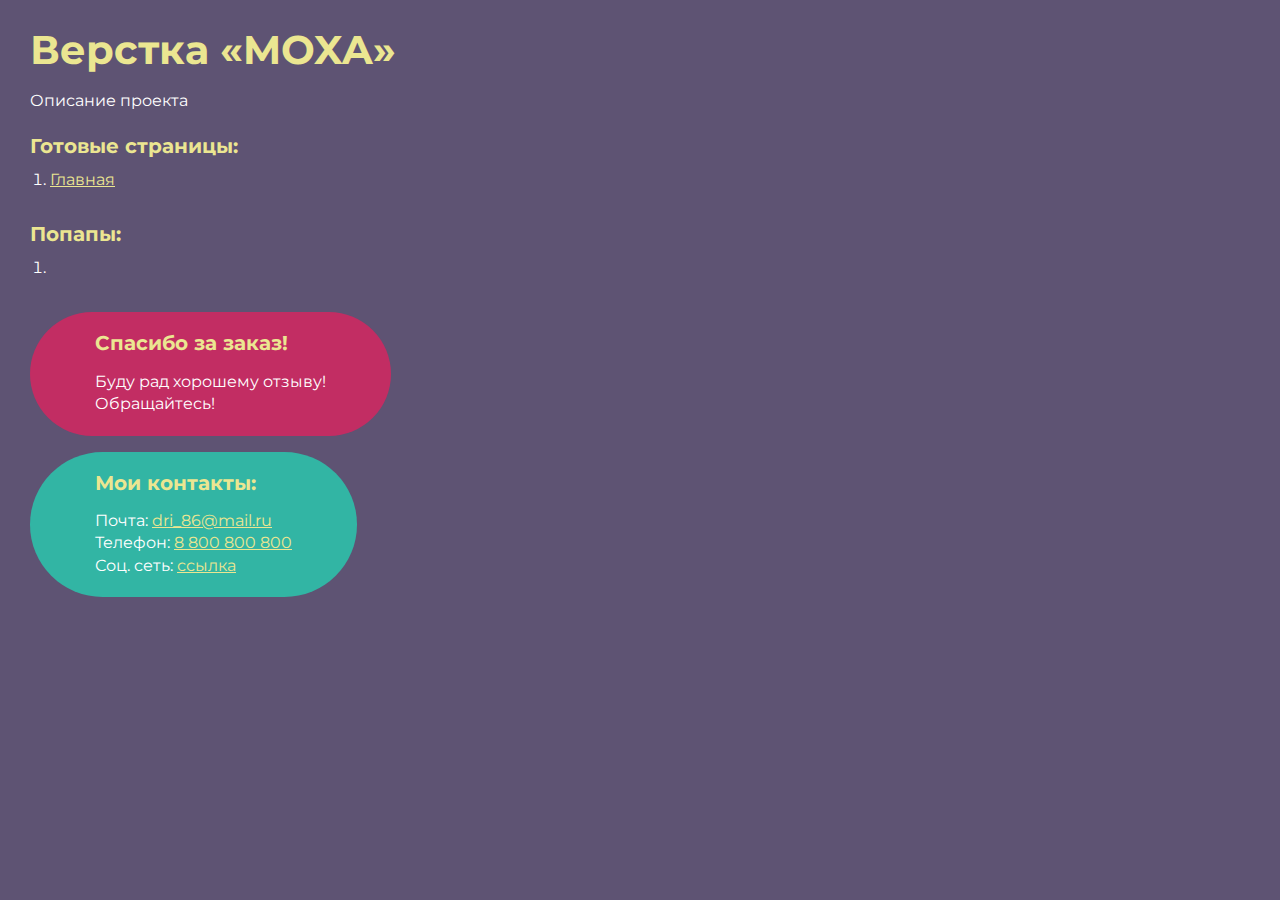
<file: index.html>
<!DOCTYPE html>
<html>
	<head>
		<meta charset="UTF-8">
		<meta name="viewport" content="width=device-width, initial-scale=1.0">
		<title>Верстка «MOXA»</title>
	</head>
	<body>
		<div class="rootpage">
			<h1>Верстка «MOXA»</h1>
			<div class="rootpage__info">
				Описание проекта
			</div>
			<h2>Готовые страницы:</h2>
			<ol class="rootpage__list">
				<li><a target="_blank" href="home.html">Главная</a></li>
			</ol>
			<h2>Попапы:</h2>
			<ol class="rootpage__list">
				<li><a target="_blank" href="home.html#"></a></li>
			</ol>
			<div class="rootpage__tnx">
				<h2>Спасибо за заказ!</h2>
				<p>Буду рад хорошему отзыву!</p>
				<p>Обращайтесь!</p>
			</div>
			<div class="rootpage__contacts">
				<h2>Мои контакты:</h2>
				<p>Почта: <a href="mailto:dri_86@mail.ru">dri_86@mail.ru</a></p>
				<p>Телефон: <a href="tel:8800800800">8 800 800 800</a></p>
				<p>Соц. сеть: <a href="">ссылка</a></p>
			</div>
		</div>
	</body>
<style>
	@charset "UTF-8";
	@import url("https://fonts.googleapis.com/css?family=Montserrat:regular,700&display=swap");

	*,
	*::before,
	*::after {
		padding: 0px;
		margin: 0px;
		border: 0px;
		box-sizing: border-box;
	}

	html,
	body {
		height: 100%;
		margin: 0;
		padding: 0;
		min-width: 320px;
		width: 100%;
		color: #fff;
		background-color: #5e5373;
	}

	body {
		font-family: Montserrat;
		font-size: 100%;
		line-height: 1;
		font-size: 1rem;
	}

	a {
		text-decoration: underline;
		color: #ebe691
	}

	a:visited {
		text-decoration: underline;
		color: #aaa768;
	}

	a:hover {
		text-decoration: none;
	}

	ul li {
		list-style: none;
	}

	img {
		vertical-align: top;
	}

	.wrapper {
		width: 100%;
		min-height: 100%;
		overflow: hidden;
	}

	.rootpage {
		padding: 30px;
		display: flex;
		flex-direction: column;
		align-items: flex-start;
	}

	@media (max-width: 767px) {
		.rootpage {
			padding: 30px 15px;
		}
	}

	h1 {
		color: #ebe691;
		font-size: 2.5rem;
		margin: 0px 0px 1.25rem 0px;
	}

	@media (max-width: 767px) {
		h1 {
			font-size: 1.85rem;
			margin: 0px 0px 1.25rem 0px;
		}
	}

	h2 {
		color: #ebe691;
		font-size: 1.25rem;
		margin: 0px 0px 1rem 0px;
	}

	@media (max-width: 767px) {
		h2 {
			font-size: 1.125rem;
			margin: 0px 0px 1rem 0px;
		}
	}

	.rootpage__info {
		line-height: 140%;
		margin: 0px 0px 1.5rem 0px;
	}

	.rootpage__list {
		margin: 0px 0px 2.25rem 1.25rem;
	}

	.rootpage__list li:not(:last-child) {
		margin: 0px 0px 15px 0px;
	}

	.rootpage__contacts,
	.rootpage__tnx {
		border-radius: 200px;
		padding: 20px 65px;
		line-height: 140%;
	}

	@media (max-width: 767px) {

		.rootpage__contacts,
		.rootpage__tnx {
			border-radius: 40px;
			padding: 20px;
		}
	}

	.rootpage__contacts {
		background: #32b5a4;

	}

	.rootpage__contacts a {
		color: #ebe691;
	}

	.rootpage__tnx {
		background: #c22d63;
		margin: 0px 0px 1rem 0px;
	}
</style>

</html>
</file>
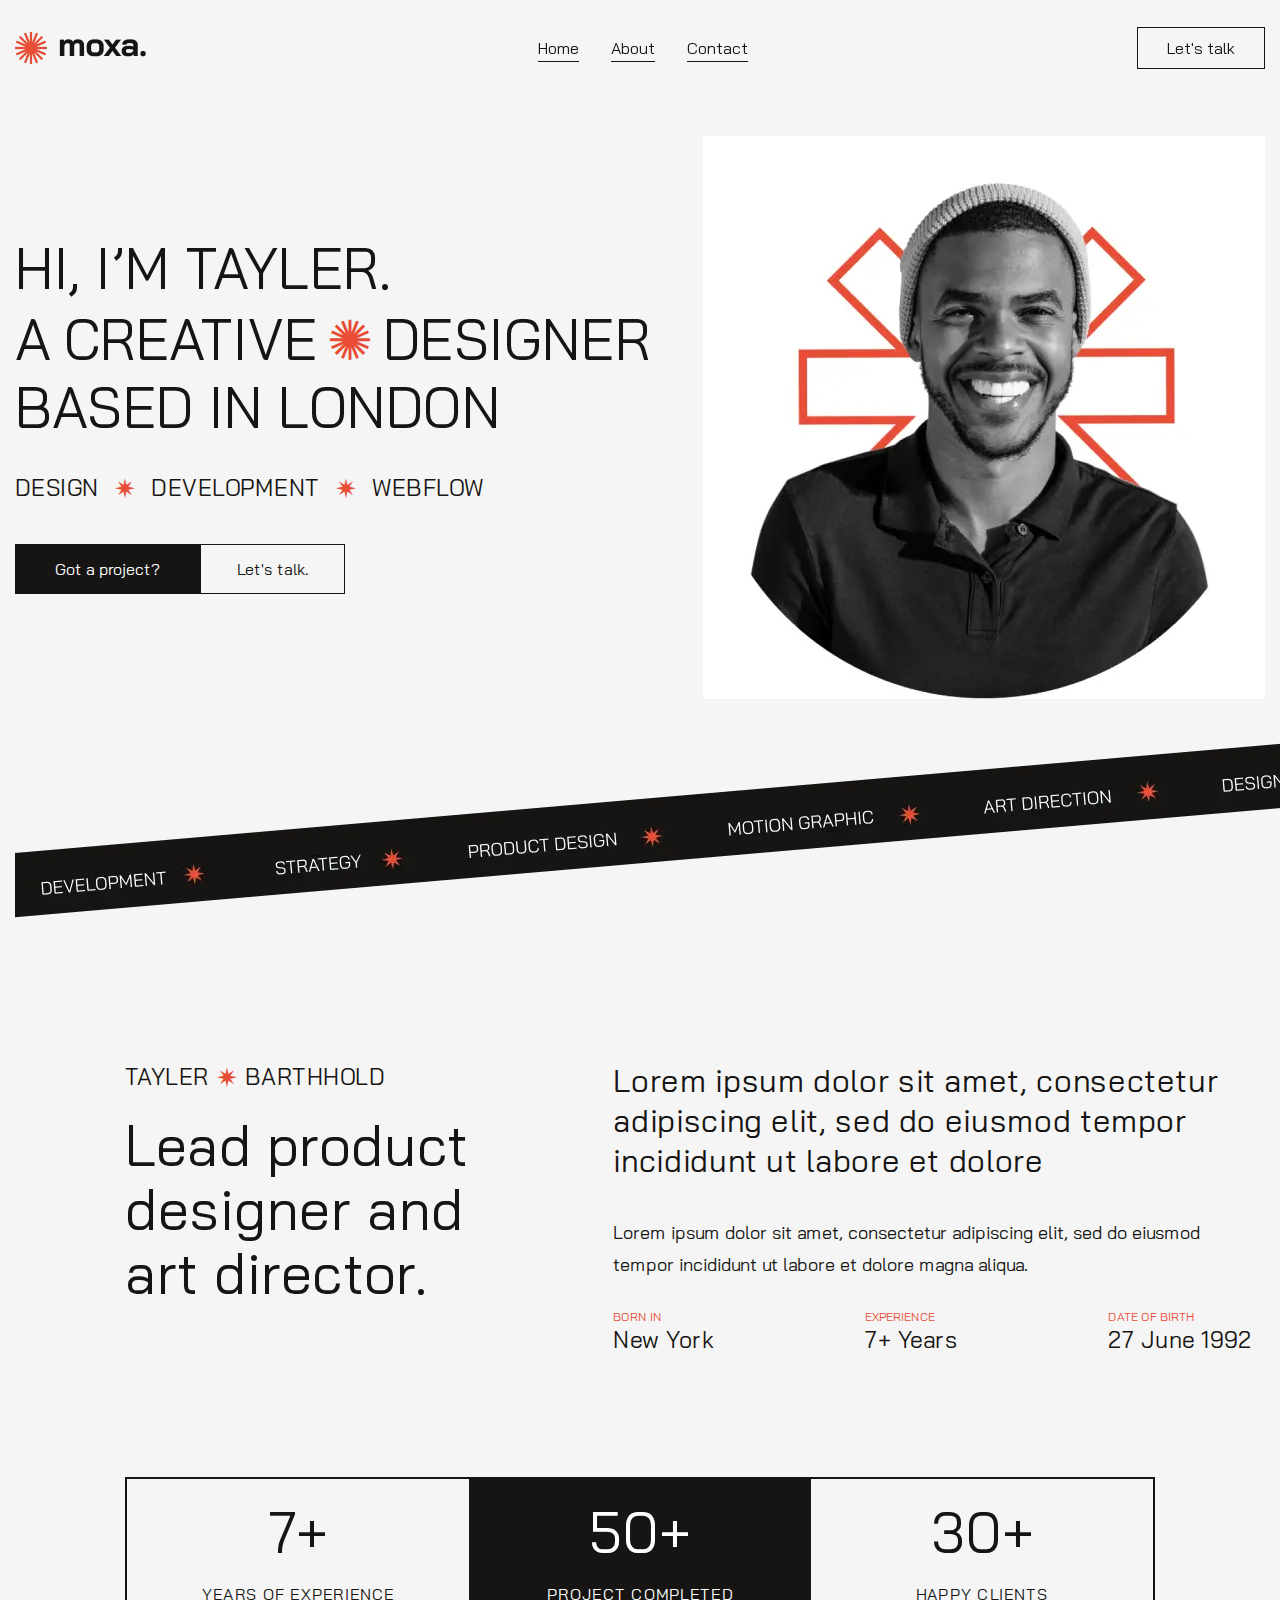
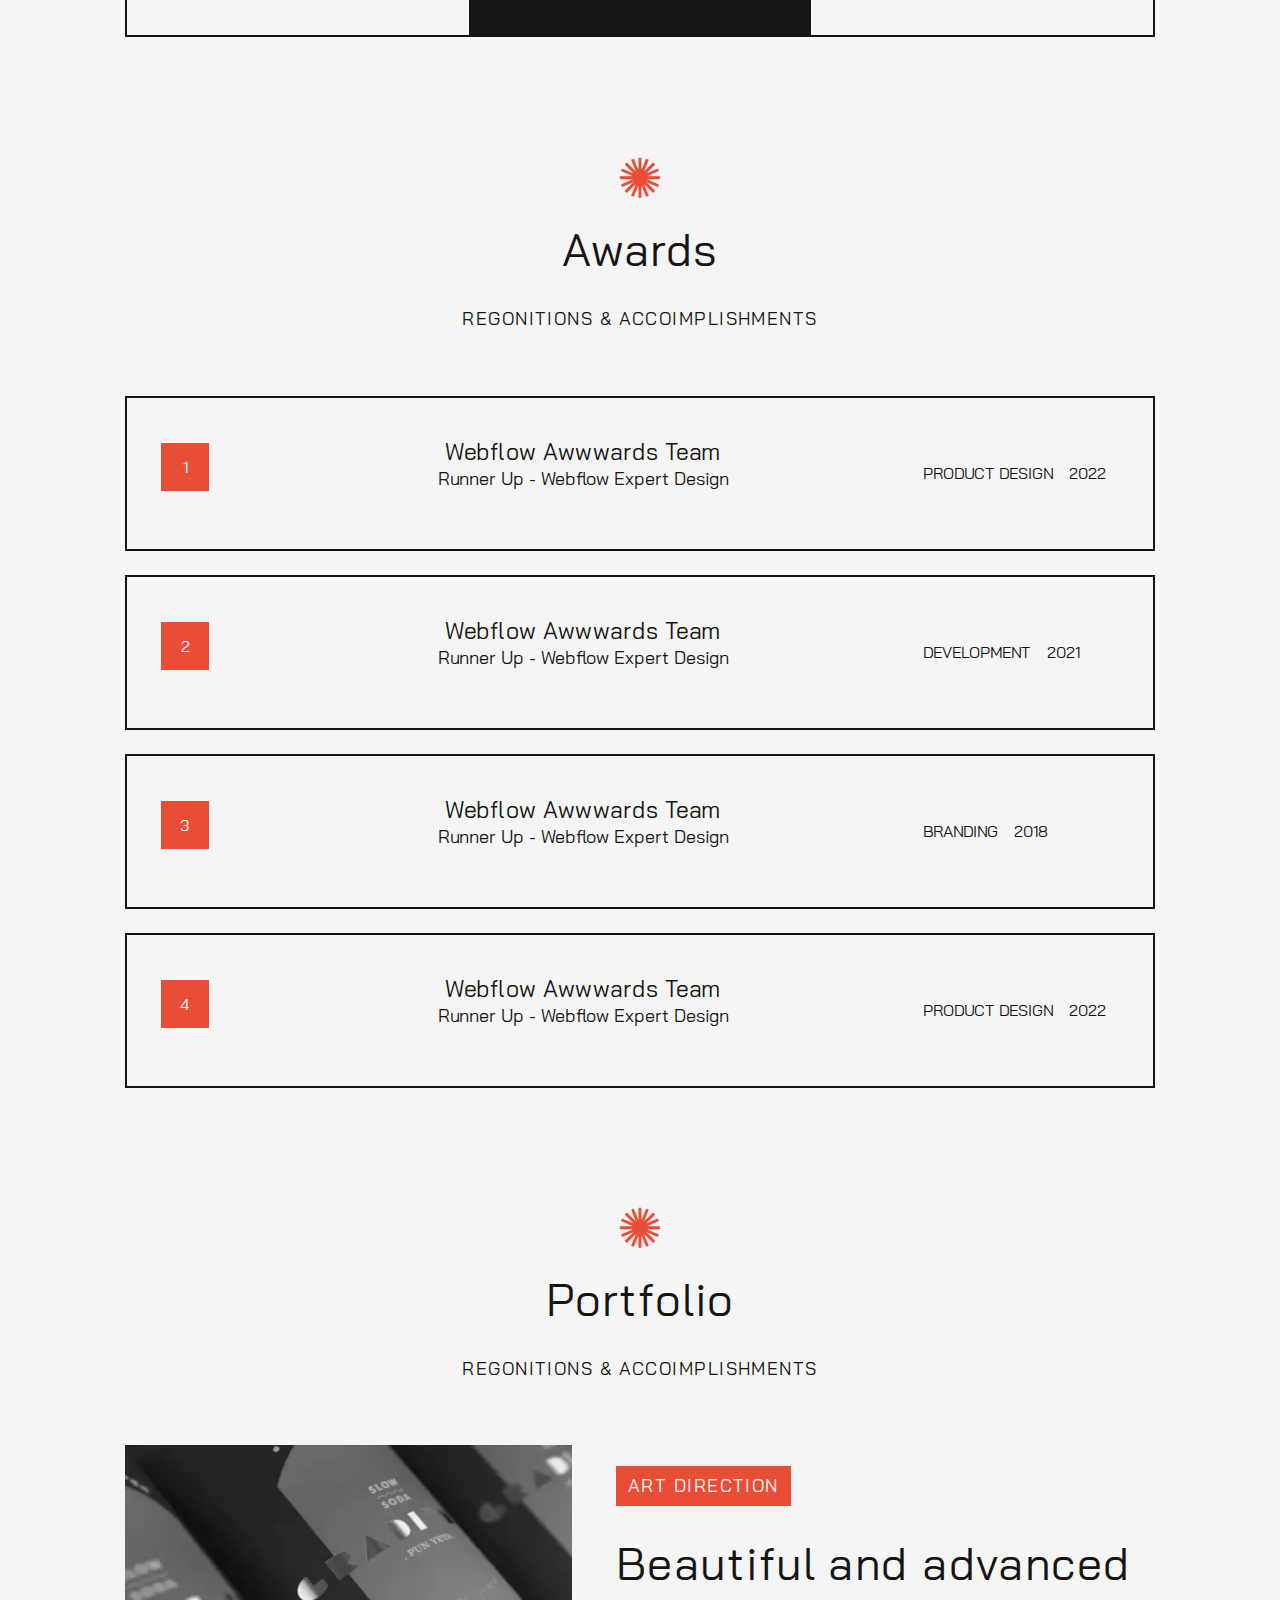
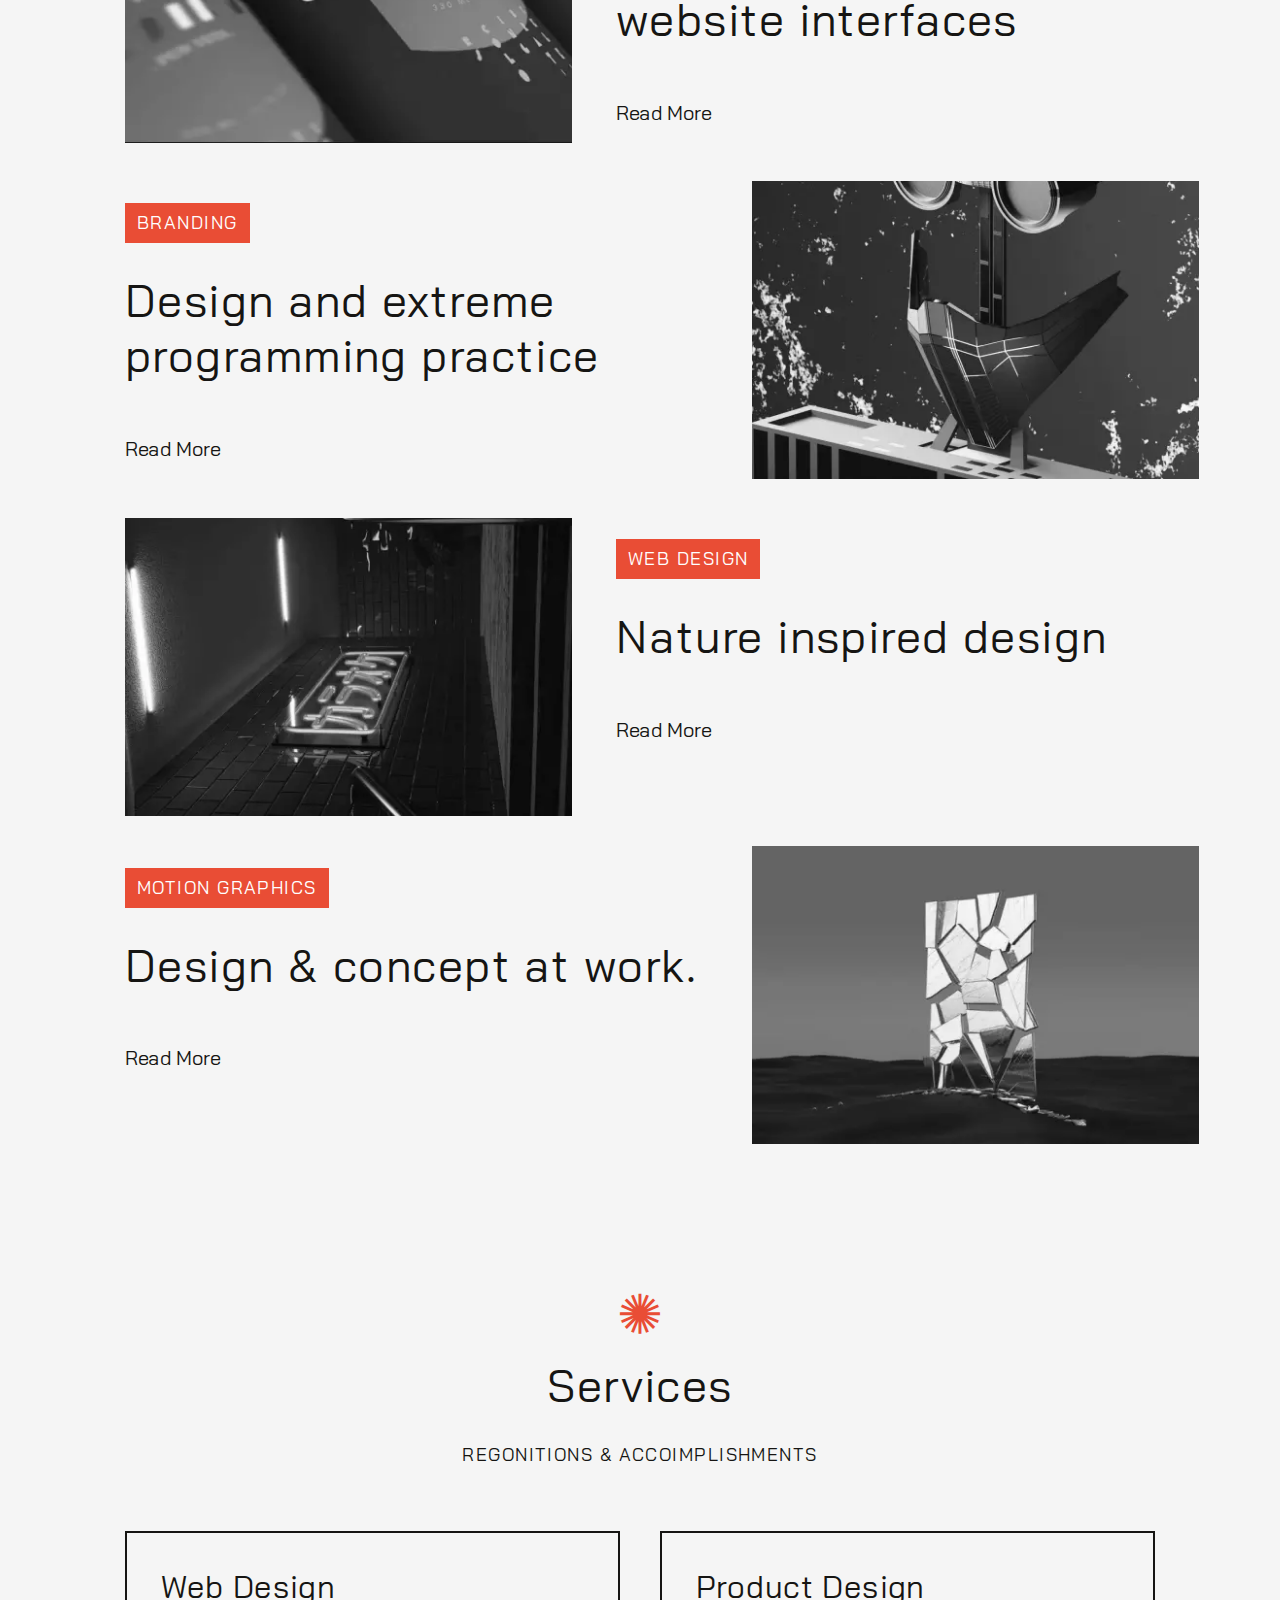
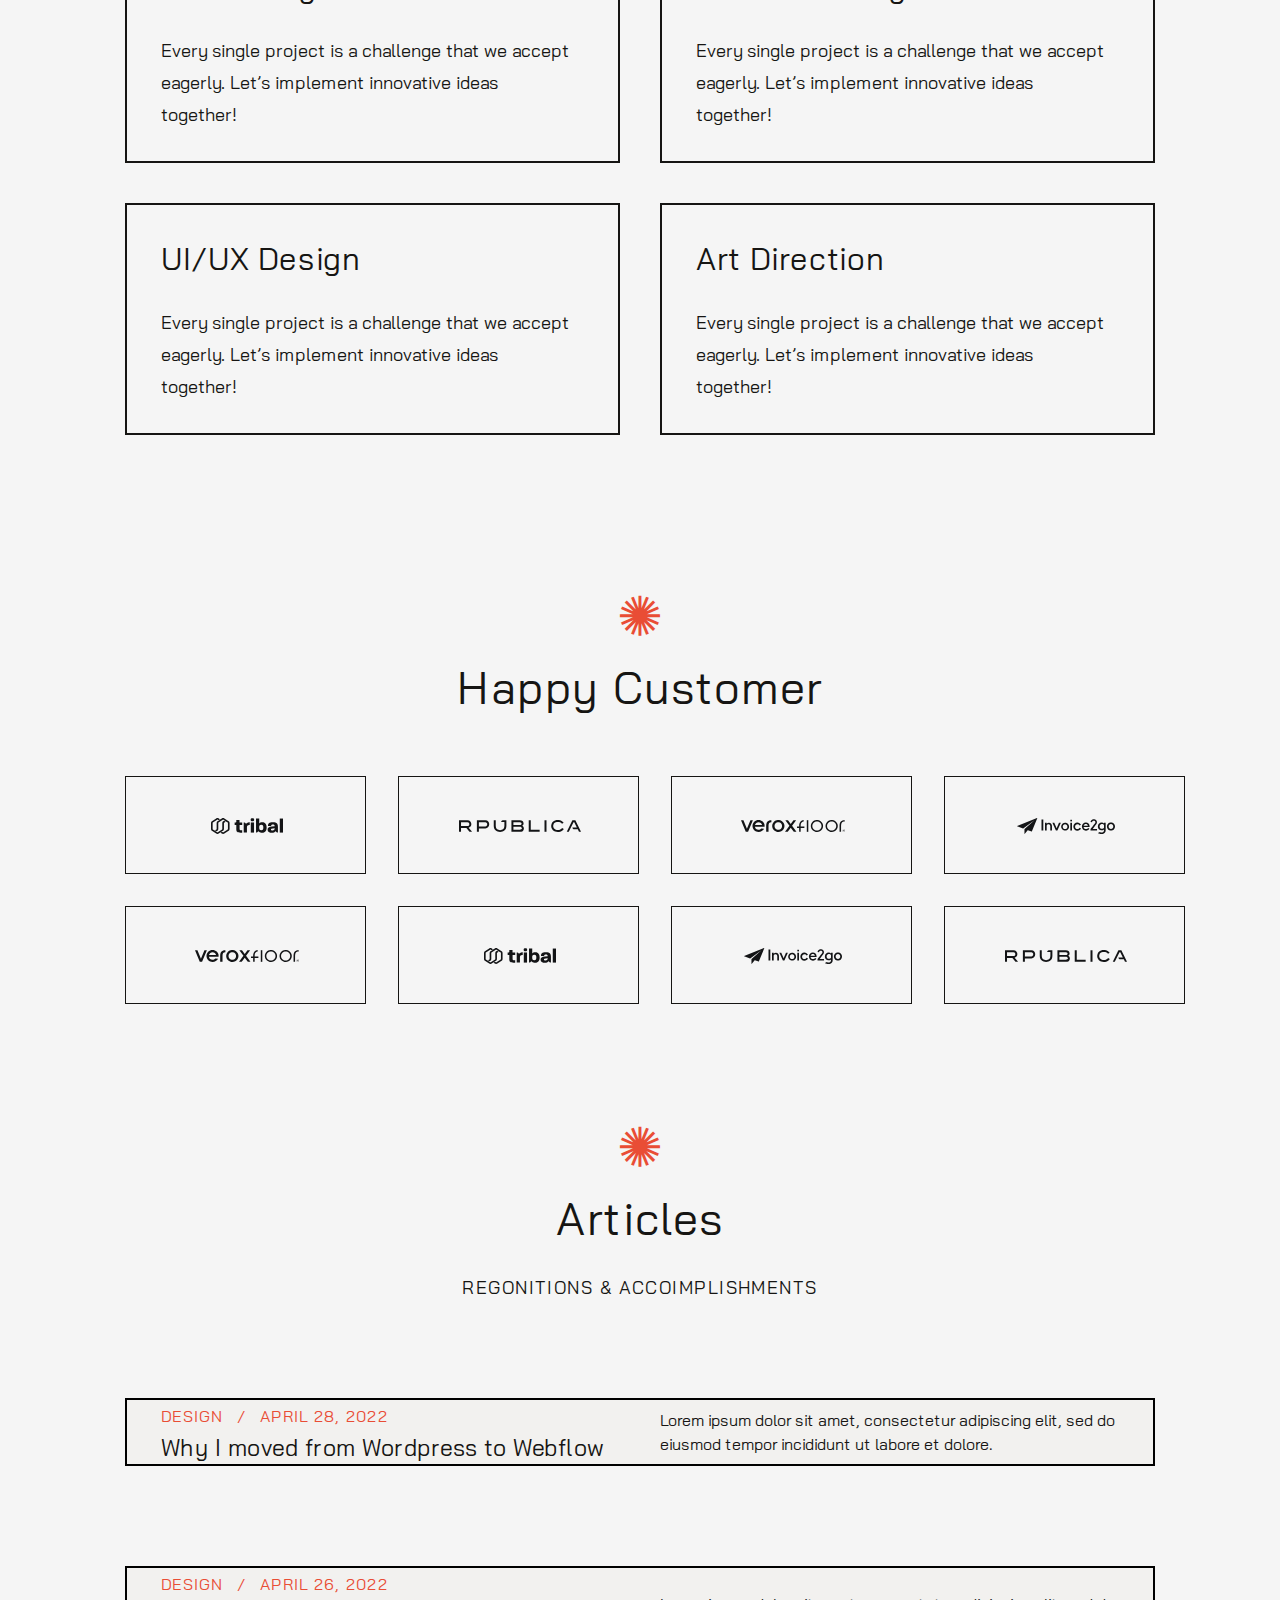
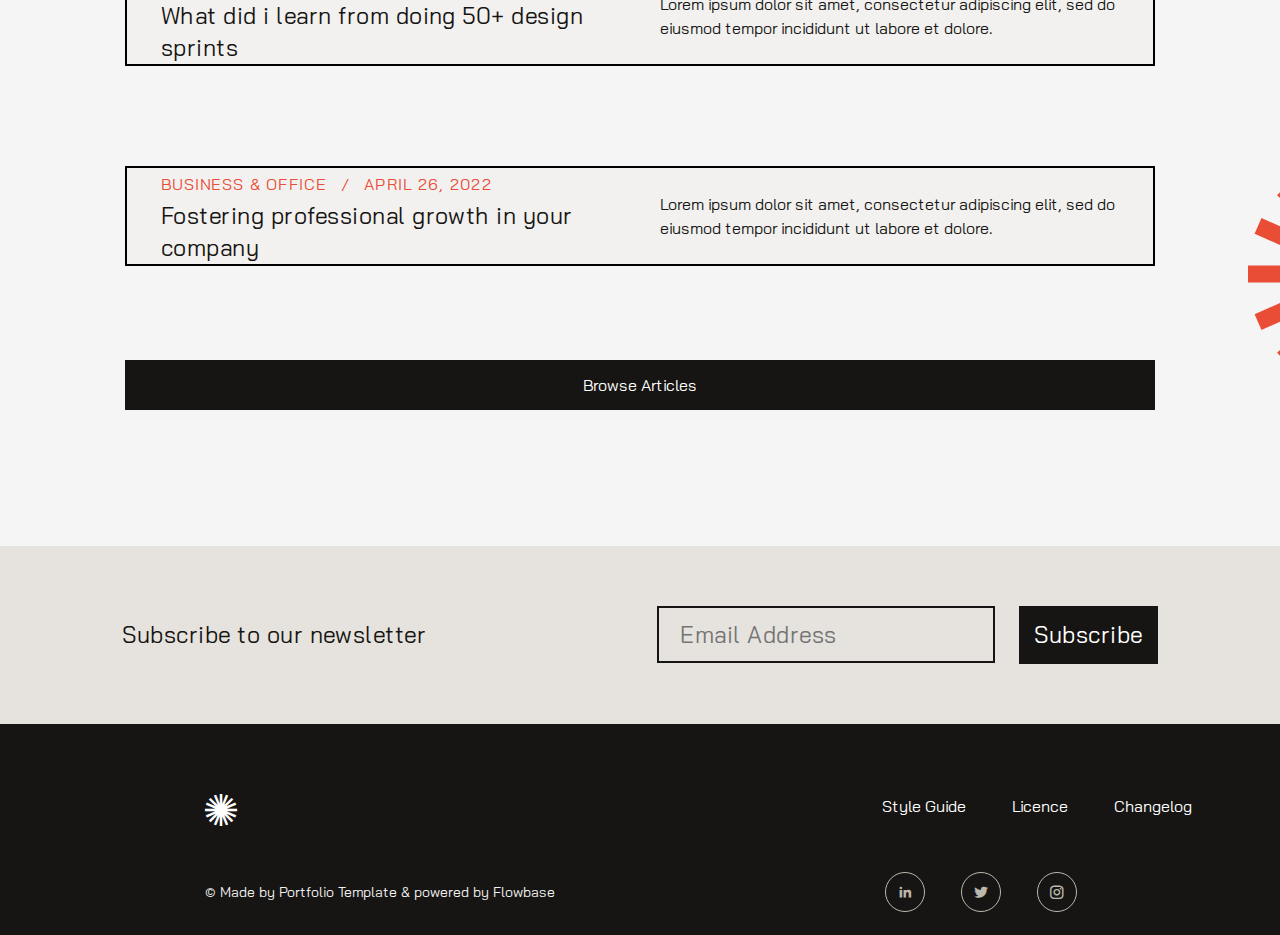
<file: home.html>
<!DOCTYPE html>
<html lang="en">

<head>
	<title>HomePage</title>
	<meta charset="UTF-8">
	<meta name="format-detection" content="telephone=no">
	<!-- <style>body{opacity: 0;}</style> -->
	<link rel="stylesheet" href="css/style.min.css?_v=20230115122904">
	<link rel="shortcut icon" href="favicon.ico">
	<!-- <meta name="robots" content="noindex, nofollow"> -->
	<meta name="viewport" content="width=device-width, initial-scale=1.0">
</head>

<body>
	<div class="wrapper">
		<header class="header">
			<div class="header__container">
				<a href="#" class="header__logo"><picture><source srcset="img/logo.webp" type="image/webp"><img src="img/logo.png" alt=""></picture></a>
				<div class="header__menu menu">
					<nav class="menu__body">
						<ul class="menu__list">
							<li class="menu__item"><a href="#" class="menu__link">Home</a></li>
							<li class="menu__item"><a href="#" class="menu__link">About</a></li>
							<li class="menu__item"><a href="#" class="menu__link">Contact</a></li>
						</ul>
					</nav>
				</div>
				<div class="header__action action-header">
					<button data-da=".menu__body, 400" class="header__button button"><span>Let's
							talk</span></button>
					<button type="button" class="menu__icon icon-menu"><span></span></button>
				</div>
			</div>
		</header>
		<main class="page">
			<section class="page__introduction introduction-page">
				<div class="introduction-page__container">
					<div class="introduction-page__body">
						<div class="introduction-page__column">
							<div class="introduction-page__text">
								<h1 class="introduction-page__greeting">HI, I’M TAYLER.</h1>
								<div class="introduction-page__icons icons-text">
									<h2 class="icons-text__title">A</h2>
									<h2 class="icons-text__title">CREATIVE</h2>
									<h2 class="icons-text__icon _icon-star_big"></h2>
									<h2 class="icons-text__title">DESIGNER</h2>
								</div>
								<h2 class="introduction-page__title">BASED IN LONDON</h2>
								<div class="introduction-page__subtitles">
									<h3 class="introduction-page__subtitle">DESIGN</h3>
									<p class="introduction-page__star _icon-star"></p>
									<h3 class="introduction-page__subtitle">DEVELOPMENT</h3>
									<p class="introduction-page__star _icon-star"></p>
									<h3 class="introduction-page__subtitle">WEBFLOW</h3>
								</div>
								<div class="introduction-page__actions">
									<button class="introduction-page__button button button-black">Got a
										project?</button>
									<button class="introduction-page__button-t button
											button-13">Let's talk.</button>
								</div>
							</div>
							<div class="introduction-page__image"><picture><source srcset="img/introduction/introduction.webp" type="image/webp"><img src="img/introduction/introduction.jpg" alt="Image"></picture></div>
						</div>
						<div class="introduction-page__decor decor-introduction">
							<div class="decor-introduction__image"><picture><source srcset="img/introduction/decor/decor.webp" type="image/webp"><img src="img/introduction/decor/decor.png" alt="image"></picture></div>
						</div>
					</div>
				</div>
			</section>
			<section class="page__born born-page">
				<div class="born-page__container">
					<div class="born-page__body">
						<div class="born-page__column">
							<div class="born-page__part-left">
								<div class="born-page__group-text">
									<p class="born-page__word">TAYLER</p>
									<p class="born-page__icon _icon-star"></p>
									<p class="born-page__word">BARTHHOLD</p>
								</div>
								<h1 class="born-page__title">Lead product designer and art director.</h1>
							</div>
							<div class="born-page__part-right">
								<h2 class="born-page__text">Lorem ipsum dolor sit amet, consectetur
									adipiscing elit, sed do eiusmod tempor incididunt ut labore et dolore</h2>
								<h4 class="born-page__subtext">Lorem ipsum dolor sit amet, consectetur
									adipiscing elit, sed do eiusmod tempor incididunt ut labore et dolore
									magna aliqua.</h4>
								<div class="born-page__info info-born">
									<div class="info-born__item">
										<p class="info-born__color-text">BORN IN</p>
										<p class="info-born__bottom-text">New York</p>
									</div>
									<div class="info-born__item">
										<p class="info-born__color-text">EXPERIENCE</p>
										<p class="info-born__bottom-text">7+ Years</p>
									</div>
									<div class="info-born__item">
										<p class="info-born__color-text">DATE OF BIRTH</p>
										<p class="info-born__bottom-text">27 June 1992</p>
									</div>
								</div>
							</div>
						</div>
						<div class="info-born__achiev">
							<div class="info-born__section section-born">
								<p class="section-born__value">7+</p>
								<p class="section-born__text">Years of Experience</p>
							</div>
							<div class="info-born__section section-born section-born_black">
								<p class="section-born__value">50+</p>
								<p class="section-born__text">Project Completed</p>
							</div>
							<div class="info-born__section section-born">
								<p class="section-born__value">30+</p>
								<p class="section-born__text">Happy Clients</p>
							</div>
						</div>
					</div>
				</div>
			</section>
			<section class="page__awards awards-page">
				<div class="awards-page__container">
					<div class="awards-page__body">
						<div class="awards-page__title title">
							<div class="title__icon _icon-star_big"></div>
							<div class="title__text">Awards</div>
							<div class="title__subtext">REGONITIONS & ACCOIMPLISHMENTS</div>
						</div>
						<div class="awards-page__blocks awards-blocks">
							<div class="awards-blocks__block">
								<div class="awards-blocks__number">1</div>
								<div class="awards-blocks__column">
									<div class="awards-blocks__text">Webflow Awwwards Team</div>
									<div class="awards-blocks__subtext">Runner Up - Webflow Expert Design</div>
								</div>
								<div class="awards-blocks__column-end">
									<div class="awards-blocks__theme">PRODUCT DESIGN</div>
									<div class="awards-blocks__year">2022</div>
								</div>
							</div>
							<div class="awards-blocks__block">
								<div class="awards-blocks__number">2</div>
								<div class="awards-blocks__column">
									<div class="awards-blocks__text">Webflow Awwwards Team</div>
									<div class="awards-blocks__subtext">Runner Up - Webflow Expert Design</div>
								</div>
								<div class="awards-blocks__column-end">
									<div class="awards-blocks__theme">DEVELOPMENT</div>
									<div class="awards-blocks__year">2021</div>
								</div>
							</div>
							<div class="awards-blocks__block">
								<div class="awards-blocks__number">3</div>
								<div class="awards-blocks__column">
									<div class="awards-blocks__text">Webflow Awwwards Team</div>
									<div class="awards-blocks__subtext">Runner Up - Webflow Expert Design</div>
								</div>
								<div class="awards-blocks__column-end">
									<div class="awards-blocks__theme">BRANDING</div>
									<div class="awards-blocks__year">2018</div>
								</div>
							</div>
							<div class="awards-blocks__block">
								<div class="awards-blocks__number">4</div>
								<div class="awards-blocks__column">
									<div class="awards-blocks__text">Webflow Awwwards Team</div>
									<div class="awards-blocks__subtext">Runner Up - Webflow Expert Design</div>
								</div>
								<div class="awards-blocks__column-end">
									<div class="awards-blocks__theme">PRODUCT DESIGN</div>
									<div class="awards-blocks__year">2022</div>
								</div>
							</div>
						</div>
					</div>
				</div>
			</section>
			<section class="page__portfolio portfolio-page">
				<div class="portfolio-page__container">
					<div class="portfolio-page__body">
						<div class="portfolio-page__title title">
							<div class="title__icon _icon-star_big"></div>
							<div class="title__text">Portfolio</div>
							<div class="title__subtext">REGONITIONS & ACCOIMPLISHMENTS</div>
						</div>
						<div class="portfolio-page__cart cart">
							<div class="cart__image">
								<picture><source srcset="img/porfolio/art.webp" type="image/webp"><img src="img/porfolio/art.jpg" alt="image"></picture>
							</div>
							<div class="cart__block">
								<div class="cart__direction"><span>Art Direction</span></div>
								<h1 class="cart__title">Beautiful and advanced website interfaces</h1>
								<a href="#" class="cart__link">Read More</a>
							</div>
						</div>
						<div class="portfolio-page__cart cart cart--reverse">
							<div class="cart__block">
								<div class="cart__direction"><span>Branding</span></div>
								<h1 class="cart__title">Design and extreme programming practice</h1>
								<a href="#" class="cart__link">Read More</a>
							</div>
							<div class="cart__image cart__image-reverse">
								<picture><source srcset="img/porfolio/branding.webp" type="image/webp"><img src="img/porfolio/branding.jpg" alt="image"></picture>
							</div>
						</div>
						<div class="portfolio-page__cart cart">
							<div data-da=".cart__block, 768" class="cart__image cart__image-top">
								<picture><source srcset="img/porfolio/web.webp" type="image/webp"><img src="img/porfolio/web.jpg" alt="image"></picture>
							</div>
							<div class="cart__block">
								<div class="cart__direction"><span>Web Design</span></div>
								<h1 class="cart__title">Nature inspired design</h1>
								<a href="#" class="cart__link">Read More</a>
							</div>
						</div>
						<div class="portfolio-page__cart cart cart--reverse">
							<div class="cart__block cart__block--data">
								<div class="cart__direction"><span>Motion Graphics</span></div>
								<h1 class="cart__title">Design & concept at work.</h1>
								<a href="#" class="cart__link">Read More</a>
							</div>
							<div data-da=".cart__block--data, 768, first" class="cart__image">
								<picture><source srcset="img/porfolio/motion.webp" type="image/webp"><img src="img/porfolio/motion.jpg" alt="image"></picture>
							</div>
						</div>
					</div>
				</div>
			</section>
			<section class="page__services services-page">
				<div class="services-page__container">
					<div class="services-page__body">
						<div class="services-page__title title">
							<div class="title__icon _icon-star_big"></div>
							<div class="title__text">Services</div>
							<div class="title__subtext">REGONITIONS & ACCOIMPLISHMENTS</div>
						</div>
						<div class="services-page__blocks blocks-services">
							<div class="blocks-services__block">
								<div class="blocks-services__title">Web Design</div>
								<div class="blocks-services__text">Every single project is a challenge
									that we accept eagerly. Let’s implement innovative ideas together!</div>
							</div>
							<div class="blocks-services__block">
								<div class="blocks-services__title">Product Design</div>
								<div class="blocks-services__text">Every single project is a challenge
									that we accept eagerly. Let’s implement innovative ideas together!</div>
							</div>
							<div class="blocks-services__block">
								<div class="blocks-services__title">UI/UX Design</div>
								<div class="blocks-services__text">Every single project is a challenge
									that we accept eagerly. Let’s implement innovative ideas together!</div>
							</div>
							<div class="blocks-services__block">
								<div class="blocks-services__title">Art Direction</div>
								<div class="blocks-services__text">Every single project is a challenge
									that we accept eagerly. Let’s implement innovative ideas together!</div>
							</div>
						</div>
					</div>
				</div>
			</section>
			<section class="page__customer customer-page">
				<div class="customer-page__container">
					<div class="customer-page__body">
						<div class="customer-page__title title">
							<div class="title__icon _icon-star_big"></div>
							<div class="title__text">Happy Customer</div>
						</div>
						<div class="customer-page__blocks">
							<div class="customer-page__block customer-page__block--tribal">
								<div class="customer-page__image"><img src="img/customer/tribal.svg" alt="Image"></div>
							</div>
							<div class="customer-page__block customer-page__block--rpublica">
								<div class="customer-page__image"><img src="img/customer/rpublica.svg" alt="Image"></div>
							</div>
							<div class="customer-page__block">
								<div class="customer-page__image customer-page__block--veroxfloor"><img src="img/customer/veroxfloor.svg" alt="Image"></div>
							</div>
							<div class="customer-page__block customer-page__block--invoice2">
								<div class="customer-page__image"><img src="img/customer/invoice2.svg" alt="Image"></div>
							</div>
							<div class="customer-page__block">
								<div class="customer-page__image customer-page__block--veroxfloor"><img src="img/customer/veroxfloor.svg" alt="Image"></div>
							</div>
							<div class="customer-page__block customer-page__block--tribal">
								<div class="customer-page__image"><img src="img/customer/tribal.svg" alt="Image"></div>
							</div>
							<div class="customer-page__block customer-page__block--invoice2">
								<div class="customer-page__image"><img src="img/customer/invoice2.svg" alt="Image"></div>
							</div>
							<div class="customer-page__block customer-page__block--rpublica">
								<div class="customer-page__image"><img src="img/customer/rpublica.svg" alt="Image"></div>
							</div>
						</div>
					</div>
				</div>
			</section>
			<section class="page__articles articles-page">
				<div class="articles-page__container">
					<div class="articles-page__body">
						<div class="articles-page__item item">
							<div class="title__icon _icon-star_big"></div>
							<div class="title__text">Articles</div>
							<div class="title__subtext">REGONITIONS & ACCOIMPLISHMENTS</div>
						</div>
						<div class="articles-page__blocks">
							<div class="articles-page__block">
								<div class="articles-page__column-left">
									<div class="articles-page__date">
										<div class="articles-page__theme">DESIGN</div>
										<div class="articles-page__slash">/</div>
										<div class="articles-page__value">April 28, 2022</div>
									</div>
									<div class="articles-page__title">Why I moved from Wordpress to
										Webflow
									</div>
								</div>
								<div class="articles-page__column-right">
									<p class="articles-page__text">Lorem ipsum dolor sit amet, consectetur
										adipiscing elit, sed do eiusmod tempor incididunt ut labore et
										dolore.</p>
								</div>
							</div>
							<div class="articles-page__block">
								<div class="articles-page__column-left">
									<div class="articles-page__date">
										<div class="articles-page__theme">DESIGN</div>
										<div class="articles-page__slash">/</div>
										<div class="articles-page__value">April 26, 2022</div>
									</div>
									<div class="articles-page__title">What did i learn from doing 50+
										design sprints
									</div>
								</div>
								<div class="articles-page__column-right">
									<p class="articles-page__text">Lorem ipsum dolor sit amet, consectetur
										adipiscing elit, sed do eiusmod tempor incididunt ut labore et
										dolore.</p>
								</div>
							</div>
							<div class="articles-page__block">
								<div class="articles-page__column-left">
									<div class="articles-page__date">
										<div class="articles-page__theme">BUSINESS & OFFICE</div>
										<div class="articles-page__slash">/</div>
										<div class="articles-page__value">April 26, 2022</div>
									</div>
									<div class="articles-page__title">Fostering professional growth in
										your company
									</div>
								</div>
								<div class="articles-page__column-right">
									<p class="articles-page__text">Lorem ipsum dolor sit amet, consectetur
										adipiscing elit, sed do eiusmod tempor incididunt ut labore et
										dolore.</p>
								</div>
							</div>
						</div>
						<div class="articles-page__button button-black button-black-long">Browse
							Articles</div>
					</div>
					<div class="articles-page__decor"><img src="img/articles/decor/decor-star.svg" alt=""></div>
				</div>
			</section>
			<section class="page__subscribe subscribe-page">
				<div class="subscribe-page__container">
					<div class="subscribe-page__body">
						<div class="subscribe-page__title">Subscribe to our newsletter</div>
						<form action="#" class="subscribe-page__form">
							<input placeholder="Email Address" type="email" class="subscribe-page__email">
							<input class="subscribe-page__button button-black button-black-sub" type="submit" value="Subscribe">
						</form>
					</div>
				</div>
			</section>
		</main>
		<footer class="footer">
			<div class="footer__container">
				<div class="footer__body body-footer">
					<div class="body-footer__row">
						<div class="body-footer__icon _icon-star_big"></div>
						<div class="body-footer__links">
							<a href="" class="body-footer__link">Style Guide</a>
							<a href="" class="body-footer__link">Licence</a>
							<a href="" class="body-footer__link">Changelog</a>
						</div>
					</div>
					<div class="body-footer__row-down">
						<div data-da=".body-footer, 492" class="body-footer__made">© Made
							by
							Portfolio Template & powered by
							Flowbase
						</div>
						<div class="body-footer__social social-footer">
							<div class="social-footer__link">
								<a href="" class="social-footer__linkedin _icon-linkedin"></a>
								<a href="" class="social-footer__twiter _icon-twiter"></a>
								<a href="" class="social-footer__instagram _icon-instagram"></a>
							</div>
						</div>
					</div>
				</div>
			</div>
		</footer>
	</div>
	<script src="js/app.min.js?_v=20230115122904"></script>
</body>

</html>
</file>
<file: css/style.min.css>
@charset "UTF-8";@import url(https://fonts.googleapis.com/css?family=Bai+Jamjuree:regular);@font-face{font-family:icons;font-display:swap;src:url(../fonts/icons.woff2) format("woff2"),url(../fonts/icons.woff) format("woff");font-weight:400;font-style:normal}[class*=_icon-]:before{font-family:icons;font-style:normal;font-weight:400;font-variant:normal;text-transform:none;line-height:1;-webkit-font-smoothing:antialiased;-moz-osx-font-smoothing:grayscale}[class*=_icon-]:before{display:block}._icon-linkedin:before{content:"\e900"}._icon-instagram:before{content:"\e901"}._icon-twiter:before{content:"\e904"}._icon-star:before{content:"\e902"}._icon-star_big:before{content:"\e903"}*{padding:0;margin:0;border:0}*,:after,:before{-webkit-box-sizing:border-box;box-sizing:border-box}body,html{height:100%;min-width:320px}body{color:#161513;line-height:1;font-family:"Bai Jamjuree";font-size:1rem;-ms-text-size-adjust:100%;-moz-text-size-adjust:100%;-webkit-text-size-adjust:100%;-webkit-font-smoothing:antialiased;-moz-osx-font-smoothing:grayscale}button,input,textarea{font-family:"Bai Jamjuree";font-size:inherit}button{cursor:pointer;color:inherit;background-color:transparent}a{color:inherit;text-decoration:none}ul li{list-style:none}img{vertical-align:top}h1,h2,h3,h4,h5,h6{font-weight:inherit;font-size:inherit}svg{height:1em;width:1em}svg path{stroke:inherit;fill:inherit}.lock body{overflow:hidden;-ms-touch-action:none;touch-action:none;-ms-scroll-chaining:none;overscroll-behavior:none}.wrapper{background:#f5f5f5;min-height:100%;display:-webkit-box;display:-ms-flexbox;display:flex;-webkit-box-orient:vertical;-webkit-box-direction:normal;-ms-flex-direction:column;flex-direction:column;overflow:hidden}@supports (overflow:clip){.wrapper{overflow:clip}}.wrapper>main{-webkit-box-flex:1;-ms-flex:1 1 auto;flex:1 1 auto}.wrapper>*{min-width:0}[class*=__container]{max-width:80rem;margin:0 auto;padding:0 .9375rem}.button{display:-webkit-inline-box;display:-ms-inline-flexbox;display:inline-flex;padding:.5rem 1.8125rem;line-height:1.5;text-align:center;color:#161513;background-color:transparent;border:.0625rem solid #161513;-webkit-transition:all .3s ease 0s;-o-transition:all .3s ease 0s;transition:all .3s ease 0s}.button._fw{width:100%}.button-13{padding:.75rem 2.25rem}.button-black{display:-webkit-inline-box;display:-ms-inline-flexbox;display:inline-flex;color:#fff;background-color:#161513;padding:.75rem 2.4375rem;line-height:1.5;text-align:center;border:.0625rem solid #161513;-webkit-transition:all .3s ease 0s;-o-transition:all .3s ease 0s;transition:all .3s ease 0s}.button-black-long{padding:.75rem 2.375rem;text-align:center;display:-webkit-box;display:-ms-flexbox;display:flex;-webkit-box-align:center;-ms-flex-align:center;align-items:center;-webkit-box-pack:center;-ms-flex-pack:center;justify-content:center}.button-black-sub{font-size:1.4375rem;line-height:1.39;letter-spacing:.03rem;color:#fff;background-color:#161513;padding:.75rem .875rem}[class*=-ibg]{position:relative}[class*=-ibg] img{position:absolute;width:100%;height:100%;top:0;left:0;-o-object-fit:cover;object-fit:cover}[class*=-ibg_contain] img{-o-object-fit:contain;object-fit:contain}.title__icon{color:#e94d35;font-size:2.5rem;text-align:center}.title__text{font-size:2.8125rem;line-height:1.24;text-align:center;letter-spacing:.09rem;color:#161513}.title__subtext{font-size:1.125rem;line-height:1.78;text-align:center;letter-spacing:.09rem;text-transform:uppercase;color:#161513}.header{position:fixed;width:100%;left:0;top:0;z-index:50}.header__container{display:-ms-grid;display:grid;-ms-grid-columns:13.1875rem 1fr 12.875rem;grid-template-columns:13.1875rem 1fr 12.875rem;-webkit-box-align:center;-ms-flex-align:center;align-items:center;padding-top:.625rem;padding-bottom:.625rem}.header__logo{-ms-grid-column-align:start;justify-self:start;position:relative;z-index:5}.header__logo img{max-width:8.1875rem}.header__action{display:-webkit-box;display:-ms-flexbox;display:flex;-webkit-box-align:center;-ms-flex-align:center;align-items:center;-ms-grid-column-align:end;justify-self:end;gap:.625rem}.menu__list{display:-webkit-box;display:-ms-flexbox;display:flex;-webkit-box-align:center;-ms-flex-align:center;align-items:center;-webkit-box-pack:center;-ms-flex-pack:center;justify-content:center}.menu__item{-webkit-transition:all .3s ease 0s;-o-transition:all .3s ease 0s;transition:all .3s ease 0s}.menu__link{line-height:1.5;text-align:center;color:#161513;position:relative;padding-bottom:.25rem}.menu__link::after{content:"";left:0;bottom:0;width:100%;height:.0625rem;background-color:#161513;position:absolute}.action-header{display:-webkit-box;display:-ms-flexbox;display:flex;position:relative;z-index:5}.icon-menu{display:none}.footer__container{max-width:90rem;background-color:#161513;padding-bottom:1.5975rem}.footer__body{color:#fff}.body-footer__row{display:-webkit-box;display:-ms-flexbox;display:flex;row-gap:1.25rem;-webkit-box-pack:justify;-ms-flex-pack:justify;justify-content:space-between}.body-footer__row:not(:last-child){margin-bottom:3rem}.body-footer__icon{font-size:2rem}.body-footer__links{display:-webkit-box;display:-ms-flexbox;display:flex;-webkit-box-pack:justify;-ms-flex-pack:justify;justify-content:space-between;line-height:1.5;-ms-flex-wrap:nowrap;flex-wrap:nowrap}.body-footer__link{-webkit-box-flex:0;-ms-flex:0 0 auto;flex:0 0 auto}.body-footer__row-down{display:-webkit-box;display:-ms-flexbox;display:flex;gap:.9375rem;-webkit-box-align:center;-ms-flex-align:center;align-items:center}.body-footer__row-down:not(:last-child){margin-bottom:1.5625rem}.body-footer__made{-webkit-box-flex:1;-ms-flex:1 0 auto;flex:1 0 auto;-ms-flex-item-align:center;-ms-grid-row-align:center;align-self:center;color:#f2f1ef;font-size:.875rem}.body-footer__social{display:-webkit-box;display:-ms-flexbox;display:flex;gap:2rem;-webkit-box-pack:justify;-ms-flex-pack:justify;justify-content:space-between;-webkit-box-align:center;-ms-flex-align:center;align-items:center}.social-footer{font-size:2.25rem;color:#bdb8ad}.social-footer__link{display:-webkit-box;display:-ms-flexbox;display:flex;-webkit-box-align:center;-ms-flex-align:center;align-items:center;gap:2.5rem}.social-footer__linkedin{position:relative}.social-footer__linkedin::after{content:"";bottom:-.125rem;left:-.125rem;width:2.5rem;height:2.5rem;border:.0625rem solid #bdb8ad;border-radius:50%;position:absolute}.social-footer__twiter{position:relative}.social-footer__twiter::after{content:"";bottom:-.125rem;left:-.125rem;width:2.5rem;height:2.5rem;border:.0625rem solid #bdb8ad;border-radius:50%;position:absolute}.social-footer__instagram{position:relative}.social-footer__instagram::after{content:"";bottom:-.125rem;left:-.125rem;width:2.5rem;height:2.5rem;border:.0625rem solid #bdb8ad;border-radius:50%;position:absolute}.introduction-page__container{position:relative}.introduction-page__column{display:-ms-grid;display:grid;-ms-grid-columns:(1fr)[2];grid-template-columns:repeat(2,1fr)}.introduction-page__text{line-height:1.14;letter-spacing:.035rem;color:#161513}.introduction-page__greeting:not(:last-child){margin-bottom:.453125rem}.introduction-page__icons:not(:last-child){margin-bottom:.25rem}.introduction-page__title:not(:last-child){margin-bottom:2rem}.introduction-page__subtitles{display:-webkit-box;display:-ms-flexbox;display:flex;-webkit-box-align:center;-ms-flex-align:center;align-items:center;font-size:1.4375rem;line-height:1.39;letter-spacing:.03rem;color:#161513}.introduction-page__subtitles:not(:last-child){margin-bottom:2.5rem}.introduction-page__star{font-size:1.25rem;color:#e94d35}.introduction-page__actions{display:-webkit-box;display:-ms-flexbox;display:flex;-ms-flex-wrap:wrap;flex-wrap:wrap;row-gap:.1875rem;-webkit-box-align:center;-ms-flex-align:center;align-items:center}.introduction-page__button{font-size:1rem;line-height:1.5;text-align:center}.introduction-page__button-t{font-size:1rem;line-height:1.5;text-align:center}.introduction-page__image{-ms-grid-column-align:end;justify-self:end}.introduction-page__image img{max-width:100%}.introduction-page__decor{position:absolute;top:105%}.icons-text{display:-webkit-box;display:-ms-flexbox;display:flex;-webkit-box-align:center;-ms-flex-align:center;align-items:center}.icons-text__icon{font-size:2.5rem;color:#e94d35;-ms-grid-column-align:center;justify-self:center}.born-page__container{max-width:66.25rem}.born-page__column{display:-ms-grid;display:grid;-ms-grid-columns:38% 62%;grid-template-columns:38% 62%}.born-page__group-text{display:-webkit-box;display:-ms-flexbox;display:flex;gap:.5rem;-webkit-box-align:center;-ms-flex-align:center;align-items:center}.born-page__group-text:not(:last-child){margin-bottom:1.3125rem}.born-page__word{font-size:1.4375rem;line-height:1.39;letter-spacing:.03rem;color:#161513}.born-page__icon{font-size:1.25rem;color:#e94d35}.born-page__title{line-height:1.14;letter-spacing:.035rem;color:#161513}.born-page__text{line-height:1.29;letter-spacing:.04rem;color:#161513}.born-page__subtext{line-height:1.78;color:#161513}.born-page__subtext:not(:last-child){margin-bottom:1.71875rem}.info-born{display:-webkit-box;display:-ms-flexbox;display:flex;-webkit-box-pack:justify;-ms-flex-pack:justify;justify-content:space-between}.info-born__color-text{font-size:.75rem;line-height:1.33;color:#e94d35}.info-born__bottom-text{line-height:1.39;letter-spacing:.03rem;color:#161513}.info-born__achiev{display:-ms-grid;display:grid;-ms-grid-columns:(1fr)[3];grid-template-columns:repeat(3,1fr);border:.125rem solid #161513}.section-born__value{line-height:1.14;text-align:center;color:#161513;margin-bottom:.8125rem;padding-top:1.40625rem}.section-born__text{line-height:2;text-align:center;letter-spacing:.08rem;text-transform:uppercase;color:#161513;padding-bottom:1.53125rem}.section-born_black{background-color:#161513}.section-born_black p{color:#fff}.awards-page__container{max-width:66.25rem}.awards-blocks{text-align:center}.awards-blocks__block{display:-ms-grid;display:grid;-ms-grid-columns:5.125rem auto 14.375rem;grid-template-columns:5.125rem auto 14.375rem;gap:.9375rem;-webkit-box-align:center;-ms-flex-align:center;align-items:center;border:.125rem solid #161513}.awards-blocks__block:not(:last-child){margin-bottom:1.5rem}.awards-blocks__number{display:-webkit-inline-box;display:-ms-inline-flexbox;display:inline-flex;background-color:#e94d35;color:#fff;border:.0625rem solid #e94d35;width:3rem;height:3rem;-webkit-box-align:center;-ms-flex-align:center;align-items:center;-webkit-box-pack:center;-ms-flex-pack:center;justify-content:center}.awards-blocks__number:not(:last-child){margin-bottom:.75rem}.awards-blocks__column:not(:last-child){margin-bottom:.75rem}.awards-blocks__text{line-height:1;letter-spacing:.03rem;color:#161513}.awards-blocks__subtext{font-size:18px;line-height:1.78;color:#161513}.awards-blocks__column-end{display:-webkit-box;display:-ms-flexbox;display:flex;-webkit-box-align:center;-ms-flex-align:center;align-items:center;color:#161513}.portfolio-page__container{max-width:66.25rem}.portfolio-page__cart{margin-bottom:1.875rem}.cart{display:-ms-grid;display:grid;-ms-grid-columns:43.4% 56.6%;grid-template-columns:43.4% 56.6%}.cart--reverse{-ms-grid-columns:56.6% 43.4%;grid-template-columns:56.6% 43.4%}.cart__image img{max-width:100%}.cart__block{padding:1.34375rem 0 1.405rem 0}.cart__direction{display:inline-block;padding:.25rem .75rem;font-size:1.125rem;line-height:1.78;letter-spacing:.09rem;text-transform:uppercase;color:#fff;background-color:#e94d35}.cart__direction:not(:last-child){margin-bottom:1.875rem}.cart__title{line-height:1.24;letter-spacing:.09rem;color:#161513}.cart__title:not(:last-child){margin-bottom:3.0625rem}.cart__link{line-height:1.6;color:#161513}.services-page__container{max-width:66.25rem}.services-page__blocks{display:-ms-grid;display:grid;-ms-grid-columns:(1fr)[2];grid-template-columns:repeat(2,1fr);-webkit-box-align:center;-ms-flex-align:center;align-items:center}.blocks-services__block{border:2px solid #161513;padding:2.125rem 3.0625rem 1.875rem 2.125rem}.blocks-services__title{font-size:1.9375rem;line-height:1.29;letter-spacing:.04rem;color:#161513;margin-bottom:1.75rem}.blocks-services__text{font-size:1.125rem;line-height:1.78;color:#161513}.customer-page__container{max-width:66.25rem}.customer-page__title{margin-bottom:3.75rem}.customer-page__blocks{display:-ms-grid;display:grid;-ms-grid-columns:(1fr)[4];grid-template-columns:repeat(4,1fr)}.customer-page__block{height:6.125rem;width:15.0625rem;border:1px solid #161513}.customer-page__block--tribal{padding:2.5625rem 5.25rem 2.5625rem 5.3125rem}.customer-page__block--rpublica{padding:2.6875rem 3.6875rem 2.6875rem 3.75rem}.customer-page__block--veroxfloor{padding:2.6875rem 4.25rem 2.6875rem 4.3125rem}.customer-page__block--invoice2{padding:2.5625rem 4.4375rem 2.5625rem 4.5rem}.articles-page__container{max-width:66.25rem;position:relative}.articles-page__item{margin-bottom:5.875rem}.articles-page__block{display:-ms-grid;display:grid;-ms-grid-columns:(1fr)[2];grid-template-columns:repeat(2,1fr);gap:2.5rem;background:#f2f1ef;border:2px solid #000;padding-left:2.125rem;padding-right:2.125rem;-webkit-box-align:center;-ms-flex-align:center;align-items:center}.articles-page__date{display:-webkit-box;display:-ms-flexbox;display:flex;-webkit-box-align:center;-ms-flex-align:center;align-items:center;gap:.875rem;line-height:2;letter-spacing:.08rem;text-transform:uppercase;color:#e94d35}.articles-page__title{font-size:1.5rem;line-height:1.39;font-size:23px;letter-spacing:.03rem;color:#161513}.articles-page__text{line-height:1.5;color:#161513}.articles-page__button{margin-top:5.875rem}.articles-page__decor{position:absolute;top:71%;right:-30%;width:15rem;height:15rem}.subscribe-page__container{background:#e6e3de;max-width:90rem}.subscribe-page__body{display:-webkit-box;display:-ms-flexbox;display:flex;-webkit-box-align:center;-ms-flex-align:center;align-items:center;-webkit-box-pack:center;-ms-flex-pack:center;justify-content:center}.subscribe-page__title{font-size:1.4375rem;line-height:1.39;letter-spacing:.03rem;color:#161513;-webkit-box-flex:0;-ms-flex:0 0 auto;flex:0 0 auto}.subscribe-page__form{display:-webkit-box;display:-ms-flexbox;display:flex;-webkit-box-align:center;-ms-flex-align:center;align-items:center;-webkit-box-pack:center;-ms-flex-pack:center;justify-content:center;-ms-flex-wrap:nowrap;flex-wrap:nowrap;gap:1.5rem}.subscribe-page__email{font-size:1.4375rem;line-height:1.39;letter-spacing:.03rem;color:#161513;background:0 0;border:2px solid #161513;padding:.65625rem 1.3125rem}@media (min-width:80em){.title__icon:not(:last-child){margin-bottom:1.5rem}.title__text:not(:last-child){margin-bottom:1.5625rem}.header__container{gap:.9375rem}.header__container{min-height:6rem}.menu__list{-webkit-column-gap:2rem;-moz-column-gap:2rem;column-gap:2rem}.footer__container{padding-top:4.375rem}.footer__container{padding-left:12.8125rem}.footer__container{padding-right:12.8125rem}.body-footer__row{-webkit-column-gap:40.3125rem;-moz-column-gap:40.3125rem;column-gap:40.3125rem}.body-footer__links{gap:2.875rem}.page__introduction{padding-top:8.5rem}.page__born{padding-top:22.625rem}.page__awards{padding-top:7.59375rem}.page__portfolio{padding-top:7.5rem}.page__services{padding-top:7.5rem}.page__customer{padding-top:10.0625rem}.page__articles{padding-top:7.6875rem}.page__subscribe{padding-top:8.5rem}.introduction-page__column{gap:2.6875rem}.introduction-page__text{margin-top:6.3125rem}.introduction-page__text{font-size:3.5rem}.introduction-page__title:not(:last-child){margin-bottom:2rem}.introduction-page__subtitles{gap:1rem}.introduction-page__subtitles:not(:last-child){margin-bottom:2.5rem}.icons-text{gap:.75rem}.icons-text__icon{font-size:2.5rem}.born-page__column{gap:6.0625rem}.born-page__column:not(:last-child){margin-bottom:7.53125rem}.born-page__title{font-size:3.5rem}.born-page__text{font-size:1.9375rem}.born-page__text:not(:last-child){margin-bottom:2.25rem}.born-page__subtext{font-size:1.125rem}.info-born__bottom-text{font-size:1.4375rem}.section-born__value{font-size:3.5rem}.section-born__text{font-size:1rem}.awards-page__title:not(:last-child){margin-bottom:3.78125rem}.awards-blocks__block{padding-top:2.625rem}.awards-blocks__block{padding-left:2.125rem}.awards-blocks__block{padding-left:2.125rem}.awards-blocks__block{padding-bottom:2.625rem}.awards-blocks__text{font-size:1.4375rem}.awards-blocks__subtext{font-size:1.125rem}.awards-blocks__column-end{gap:1rem}.awards-blocks__column-end{line-height:.125rem}.awards-blocks__theme{font-size:1rem}.awards-blocks__year{font-size:1rem}.portfolio-page__title{margin-bottom:3.75rem}.cart{gap:2.75rem}.cart__title{font-size:2.8125rem}.cart__link{font-size:1.25rem}.services-page__title{margin-bottom:3.75rem}.services-page__blocks{-webkit-column-gap:2.5rem;-moz-column-gap:2.5rem;column-gap:2.5rem}.services-page__blocks{row-gap:2.5rem}.customer-page__blocks{-webkit-column-gap:2rem;-moz-column-gap:2rem;column-gap:2rem}.customer-page__blocks{row-gap:2rem}.articles-page__block:not(:last-child){margin-bottom:6.25rem}.subscribe-page__body{padding-top:3.75rem}.subscribe-page__body{padding-bottom:3.75rem}.subscribe-page__body{padding-right:11.875rem}.subscribe-page__body{padding-left:11.875rem}.subscribe-page__body{gap:14.4375rem}.subscribe-page__email{padding-right:1.3125rem}}@media (max-width:76em){.born-page__column{-ms-grid-columns:38% 58%;grid-template-columns:38% 58%}}@media (max-width:76em) and (max-width:20em){.born-page__column{gap:.9375rem}}@media (max-width:25em){.header__container{-ms-grid-columns:auto auto auto;grid-template-columns:auto auto auto}.header__logo img{max-width:16.375rem;-ms-grid-column-align:center;justify-self:center}.header__button{margin-top:1.875rem;-ms-flex-item-align:center;-ms-grid-row-align:center;align-self:center}.menu__body{display:-webkit-inline-box;display:-ms-inline-flexbox;display:inline-flex;-webkit-box-orient:vertical;-webkit-box-direction:normal;-ms-flex-direction:column;flex-direction:column}}@media (max-width:20em){.title__icon:not(:last-child){margin-bottom:.375rem}.title__text:not(:last-child){margin-bottom:.375rem}.header__container{gap:.25rem}.header__container{min-height:4.0625rem}.menu__list{-webkit-column-gap:.9375rem;-moz-column-gap:.9375rem;column-gap:.9375rem}.footer__container{padding-top:2.1875rem}.footer__container{padding-left:.9375rem}.footer__container{padding-right:.9375rem}.body-footer__row{-webkit-column-gap:.9375rem;-moz-column-gap:.9375rem;column-gap:.9375rem}.body-footer__links{gap:.9375rem}.page__introduction{padding-top:5.625rem}.page__born{padding-top:3.1875rem}.page__awards{padding-top:3.125rem}.page__portfolio{padding-top:3.125rem}.page__services{padding-top:3.125rem}.page__customer{padding-top:3.125rem}.page__articles{padding-top:3.125rem}.page__subscribe{padding-top:3.125rem}.introduction-page__column{gap:.3125rem}.introduction-page__text{margin-top:1.875rem}.introduction-page__text{font-size:1.5rem}.introduction-page__title:not(:last-child){margin-bottom:1rem}.introduction-page__subtitles{gap:.625rem}.introduction-page__subtitles:not(:last-child){margin-bottom:.625rem}.icons-text{gap:.5rem}.icons-text__icon{font-size:1.5rem}.born-page__column{gap:.9375rem}.born-page__column:not(:last-child){margin-bottom:3.75rem}.born-page__title{font-size:2.25rem}.born-page__text{font-size:1.375rem}.born-page__text:not(:last-child){margin-bottom:1.125rem}.born-page__subtext{font-size:.875rem}.info-born__bottom-text{font-size:1rem}.section-born__value{font-size:2.25rem}.section-born__text{font-size:.75rem}.awards-page__title:not(:last-child){margin-bottom:1.875rem}.awards-blocks__block{padding-top:1.3125rem}.awards-blocks__block{padding-left:1.0625rem}.awards-blocks__block{padding-left:1.0625rem}.awards-blocks__block{padding-bottom:1.3125rem}.awards-blocks__text{font-size:1.125rem}.awards-blocks__subtext{font-size:.875rem}.awards-blocks__column-end{gap:.5rem}.awards-blocks__column-end{line-height:.09375rem}.awards-blocks__theme{font-size:.875rem}.awards-blocks__year{font-size:.875rem}.portfolio-page__title{margin-bottom:1.875rem}.cart{gap:2rem}.cart__title{font-size:1.9375rem}.cart__link{font-size:1rem}.services-page__title{margin-bottom:1.875rem}.services-page__blocks{-webkit-column-gap:.9375rem;-moz-column-gap:.9375rem;column-gap:.9375rem}.services-page__blocks{row-gap:.9375rem}.customer-page__blocks{-webkit-column-gap:1rem;-moz-column-gap:1rem;column-gap:1rem}.customer-page__blocks{row-gap:1rem}.articles-page__block:not(:last-child){margin-bottom:3.125rem}.subscribe-page__body{padding-top:.9375rem}.subscribe-page__body{padding-bottom:.9375rem}.subscribe-page__body{padding-right:.9375rem}.subscribe-page__body{padding-left:.9375rem}.subscribe-page__body{gap:6.25rem}.subscribe-page__email{padding-right:.3125rem}}@media (max-width:62.5em){.customer-page__blocks{-ms-grid-columns:(1fr)[3];grid-template-columns:repeat(3,1fr)}}@media (max-width:61.99875em){.header__container{-ms-grid-columns:auto 1fr auto;grid-template-columns:auto 1fr auto}.introduction-page__text{text-align:center}.introduction-page__subtitles{-ms-flex-wrap:wrap;flex-wrap:wrap;-webkit-box-align:center;-ms-flex-align:center;align-items:center;-webkit-box-pack:center;-ms-flex-pack:center;justify-content:center}.icons-text{-ms-flex-wrap:wrap;flex-wrap:wrap;-webkit-box-align:center;-ms-flex-align:center;align-items:center;-webkit-box-pack:center;-ms-flex-pack:center;justify-content:center}.born-page__column{-ms-grid-columns:(auto)[1];grid-template-columns:repeat(1,auto);-webkit-box-align:center;-ms-flex-align:center;align-items:center;-webkit-box-pack:center;-ms-flex-pack:center;justify-content:center;text-align:center}.born-page__group-text{-webkit-box-align:center;-ms-flex-align:center;align-items:center;-webkit-box-pack:center;-ms-flex-pack:center;justify-content:center}.subscribe-page__body{display:block;text-align:center}.subscribe-page__title{margin-bottom:1.25rem}}@media (max-width:49.0625em){.customer-page__blocks{-ms-grid-columns:(1fr)[2];grid-template-columns:repeat(2,1fr);justify-items:center;-webkit-box-align:center;-ms-flex-align:center;align-items:center}}@media (max-width:47.99875em){.menu__body{position:fixed;width:100%;height:100%;left:-100%;top:0;background-color:#fff;padding:4.375rem .9375rem 1.875rem .9375rem;-webkit-transition:left .6s ease 0s;-o-transition:left .6s ease 0s;transition:left .6s ease 0s;overflow:auto}.menu__body::before{content:"";position:fixed;width:100%;background-color:#fff;top:0;left:-100%;z-index:2}.menu-open .menu__body{left:0}.menu-open .menu__body::before{-webkit-transition:all .6s ease 0s;-o-transition:all .6s ease 0s;transition:all .6s ease 0s;left:0}.menu__list{-webkit-box-orient:vertical;-webkit-box-direction:normal;-ms-flex-direction:column;flex-direction:column;row-gap:1.25rem}.menu__link{font-size:1.875rem}.icon-menu{display:block;position:relative;width:1.875rem;height:1.125rem;-webkit-box-flex:0;-ms-flex:0 0 1.875rem;flex:0 0 1.875rem;z-index:5}.icon-menu span,.icon-menu::after,.icon-menu::before{content:"";-webkit-transition:all .3s ease 0s;-o-transition:all .3s ease 0s;transition:all .3s ease 0s;right:0;position:absolute;width:100%;height:.125rem;background-color:#000}.icon-menu::before{top:0}.icon-menu::after{bottom:0}.icon-menu span{top:calc(50% - .0625rem)}.menu-open .icon-menu span{width:0}.menu-open .icon-menu::before{top:calc(50% - .0625rem);-webkit-transform:rotate(-45deg);-ms-transform:rotate(-45deg);transform:rotate(-45deg)}.menu-open .icon-menu::after{bottom:calc(50% - .0625rem);-webkit-transform:rotate(45deg);-ms-transform:rotate(45deg);transform:rotate(45deg)}.body-footer__row-down{-webkit-box-pack:center;-ms-flex-pack:center;justify-content:center;-webkit-box-align:center;-ms-flex-align:center;align-items:center;-ms-flex-item-align:center;-ms-grid-row-align:center;align-self:center;-ms-grid-column-align:center;justify-self:center}.body-footer__made{-webkit-box-flex:1;-ms-flex:1 1 auto;flex:1 1 auto;text-align:center}.introduction-page__column{-ms-grid-columns:(1fr)[1];grid-template-columns:repeat(1,1fr);-webkit-box-align:center;-ms-flex-align:center;align-items:center;-webkit-box-pack:center;-ms-flex-pack:center;justify-content:center}.introduction-page__text{-webkit-box-ordinal-group:2;-ms-flex-order:1;order:1}.introduction-page__subtitles{display:block}.introduction-page__actions{-webkit-box-pack:end;-ms-flex-pack:end;justify-content:flex-end;-webkit-box-align:center;-ms-flex-align:center;align-items:center;-webkit-box-orient:vertical;-webkit-box-direction:normal;-ms-flex-direction:column;flex-direction:column;row-gap:1.25rem}.introduction-page__image{-ms-grid-column-align:center;justify-self:center}.introduction-page__decor{display:none}.cart{display:block;text-align:center}.cart__image{margin-bottom:1.875rem}.cart__image-top{margin-top:1.875rem}.cart__image-reverse{margin-top:1.875rem}.cart__link{margin-bottom:1.875rem}.services-page__blocks{-ms-grid-columns:(1fr)[1];grid-template-columns:repeat(1,1fr);-webkit-box-pack:center;-ms-flex-pack:center;justify-content:center;text-align:center}.subscribe-page__form{display:block}.subscribe-page__email:not(:last-child){margin-bottom:1.25rem}}@media (max-width:47.99875em) and (max-width:20em){.menu__body::before{min-height:4.0625rem}.page__born{padding-top:3.1875rem}}@media (max-width:47.99875em) and (any-hover:none){.icon-menu{cursor:default}}@media (max-width:34.0625em){.awards-blocks__block{display:block}.awards-blocks__column-end{-webkit-box-pack:center;-ms-flex-pack:center;justify-content:center}}@media (max-width:32.8125em){.customer-page__blocks{-ms-grid-columns:(1fr)[1];grid-template-columns:repeat(1,1fr)}}@media (max-width:29.99875em){.body-footer__links{-webkit-box-flex:0;-ms-flex:0 0 auto;flex:0 0 auto}.body-footer__link{-webkit-box-flex:0;-ms-flex:0 0 auto;flex:0 0 auto}}@media (min-width:20em) and (max-width:80em){@supports (margin-bottom:clamp(0.375rem ,0.0000000625rem + 1.875vw ,1.5rem)){.title__icon:not(:last-child){margin-bottom:clamp(.375rem ,.0000000625rem + 1.875vw ,1.5rem)}}@supports not (margin-bottom:clamp(0.375rem ,0.0000000625rem + 1.875vw ,1.5rem)){.title__icon:not(:last-child){margin-bottom:calc(.375rem + 1.125 * (100vw - 20rem)/ 60)}}@supports (margin-bottom:clamp(0.375rem ,-0.0208333333rem + 1.9791666667vw ,1.5625rem)){.title__text:not(:last-child){margin-bottom:clamp(.375rem ,-.0208333333rem + 1.9791666667vw ,1.5625rem)}}@supports not (margin-bottom:clamp(0.375rem ,-0.0208333333rem + 1.9791666667vw ,1.5625rem)){.title__text:not(:last-child){margin-bottom:calc(.375rem + 1.1875 * (100vw - 20rem)/ 60)}}@supports (gap:clamp(0.25rem ,0.0208333333rem + 1.1458333333vw ,0.9375rem)){.header__container{gap:clamp(.25rem ,.0208333333rem + 1.1458333333vw ,.9375rem)}}@supports not (gap:clamp(0.25rem ,0.0208333333rem + 1.1458333333vw ,0.9375rem)){.header__container{gap:calc(.25rem + .6875 * (100vw - 20rem)/ 60)}}@supports (min-height:clamp(4.0625rem ,3.4166666667rem + 3.2291666667vw ,6rem)){.header__container{min-height:clamp(4.0625rem ,3.4166666667rem + 3.2291666667vw ,6rem)}}@supports not (min-height:clamp(4.0625rem ,3.4166666667rem + 3.2291666667vw ,6rem)){.header__container{min-height:calc(4.0625rem + 1.9375 * (100vw - 20rem)/ 60)}}@supports ((-moz-column-gap:clamp(0.9375rem ,0.5833333333rem + 1.7708333333vw ,2rem)) or (column-gap:clamp(0.9375rem ,0.5833333333rem + 1.7708333333vw ,2rem))){.menu__list{-webkit-column-gap:clamp(.9375rem ,.5833333333rem + 1.7708333333vw ,2rem);-moz-column-gap:clamp(.9375rem ,.5833333333rem + 1.7708333333vw ,2rem);column-gap:clamp(.9375rem ,.5833333333rem + 1.7708333333vw ,2rem)}}@supports not ((-moz-column-gap:clamp(0.9375rem ,0.5833333333rem + 1.7708333333vw ,2rem)) or (column-gap:clamp(0.9375rem ,0.5833333333rem + 1.7708333333vw ,2rem))){.menu__list{-webkit-column-gap:calc(.9375rem + 1.0625 * (100vw - 20rem)/ 60);-moz-column-gap:calc(.9375rem + 1.0625 * (100vw - 20rem)/ 60);column-gap:calc(.9375rem + 1.0625 * (100vw - 20rem)/ 60)}}@supports (padding-top:clamp(2.1875rem ,1.4583333333rem + 3.6458333333vw ,4.375rem)){.footer__container{padding-top:clamp(2.1875rem ,1.4583333333rem + 3.6458333333vw ,4.375rem)}}@supports not (padding-top:clamp(2.1875rem ,1.4583333333rem + 3.6458333333vw ,4.375rem)){.footer__container{padding-top:calc(2.1875rem + 2.1875 * (100vw - 20rem)/ 60)}}@supports (padding-left:clamp(0.9375rem ,-3.0208333333rem + 19.7916666667vw ,12.8125rem)){.footer__container{padding-left:clamp(.9375rem ,-3.0208333333rem + 19.7916666667vw ,12.8125rem)}}@supports not (padding-left:clamp(0.9375rem ,-3.0208333333rem + 19.7916666667vw ,12.8125rem)){.footer__container{padding-left:calc(.9375rem + 11.875 * (100vw - 20rem)/ 60)}}@supports (padding-right:clamp(0.9375rem ,-3.0208333333rem + 19.7916666667vw ,12.8125rem)){.footer__container{padding-right:clamp(.9375rem ,-3.0208333333rem + 19.7916666667vw ,12.8125rem)}}@supports not (padding-right:clamp(0.9375rem ,-3.0208333333rem + 19.7916666667vw ,12.8125rem)){.footer__container{padding-right:calc(.9375rem + 11.875 * (100vw - 20rem)/ 60)}}@supports ((-moz-column-gap:clamp(0.9375rem ,-12.1875rem + 65.625vw ,40.3125rem)) or (column-gap:clamp(0.9375rem ,-12.1875rem + 65.625vw ,40.3125rem))){.body-footer__row{-webkit-column-gap:clamp(.9375rem ,-12.1875rem + 65.625vw ,40.3125rem);-moz-column-gap:clamp(.9375rem ,-12.1875rem + 65.625vw ,40.3125rem);column-gap:clamp(.9375rem ,-12.1875rem + 65.625vw ,40.3125rem)}}@supports not ((-moz-column-gap:clamp(0.9375rem ,-12.1875rem + 65.625vw ,40.3125rem)) or (column-gap:clamp(0.9375rem ,-12.1875rem + 65.625vw ,40.3125rem))){.body-footer__row{-webkit-column-gap:calc(.9375rem + 39.375 * (100vw - 20rem)/ 60);-moz-column-gap:calc(.9375rem + 39.375 * (100vw - 20rem)/ 60);column-gap:calc(.9375rem + 39.375 * (100vw - 20rem)/ 60)}}@supports (gap:clamp(0.9375rem ,0.2916666667rem + 3.2291666667vw ,2.875rem)){.body-footer__links{gap:clamp(.9375rem ,.2916666667rem + 3.2291666667vw ,2.875rem)}}@supports not (gap:clamp(0.9375rem ,0.2916666667rem + 3.2291666667vw ,2.875rem)){.body-footer__links{gap:calc(.9375rem + 1.9375 * (100vw - 20rem)/ 60)}}@supports (padding-top:clamp(5.625rem ,4.6666666667rem + 4.7916666667vw ,8.5rem)){.page__introduction{padding-top:clamp(5.625rem ,4.6666666667rem + 4.7916666667vw ,8.5rem)}}@supports not (padding-top:clamp(5.625rem ,4.6666666667rem + 4.7916666667vw ,8.5rem)){.page__introduction{padding-top:calc(5.625rem + 2.875 * (100vw - 20rem)/ 60)}}@supports (padding-top:clamp(3.1875rem ,-3.2916666667rem + 32.3958333333vw ,22.625rem)){.page__born{padding-top:clamp(3.1875rem ,-3.2916666667rem + 32.3958333333vw ,22.625rem)}}@supports not (padding-top:clamp(3.1875rem ,-3.2916666667rem + 32.3958333333vw ,22.625rem)){.page__born{padding-top:calc(3.1875rem + 19.4375 * (100vw - 20rem)/ 60)}}@supports (padding-top:clamp(3.125rem ,1.6354166667rem + 7.4479166667vw ,7.59375rem)){.page__awards{padding-top:clamp(3.125rem ,1.6354166667rem + 7.4479166667vw ,7.59375rem)}}@supports not (padding-top:clamp(3.125rem ,1.6354166667rem + 7.4479166667vw ,7.59375rem)){.page__awards{padding-top:calc(3.125rem + 4.46875 * (100vw - 20rem)/ 60)}}@supports (padding-top:clamp(3.125rem ,1.6666666667rem + 7.2916666667vw ,7.5rem)){.page__portfolio{padding-top:clamp(3.125rem ,1.6666666667rem + 7.2916666667vw ,7.5rem)}}@supports not (padding-top:clamp(3.125rem ,1.6666666667rem + 7.2916666667vw ,7.5rem)){.page__portfolio{padding-top:calc(3.125rem + 4.375 * (100vw - 20rem)/ 60)}}@supports (padding-top:clamp(3.125rem ,1.6666666667rem + 7.2916666667vw ,7.5rem)){.page__services{padding-top:clamp(3.125rem ,1.6666666667rem + 7.2916666667vw ,7.5rem)}}@supports not (padding-top:clamp(3.125rem ,1.6666666667rem + 7.2916666667vw ,7.5rem)){.page__services{padding-top:calc(3.125rem + 4.375 * (100vw - 20rem)/ 60)}}@supports (padding-top:clamp(3.125rem ,0.8125rem + 11.5625vw ,10.0625rem)){.page__customer{padding-top:clamp(3.125rem ,.8125rem + 11.5625vw ,10.0625rem)}}@supports not (padding-top:clamp(3.125rem ,0.8125rem + 11.5625vw ,10.0625rem)){.page__customer{padding-top:calc(3.125rem + 6.9375 * (100vw - 20rem)/ 60)}}@supports (padding-top:clamp(3.125rem ,1.6041666667rem + 7.6041666667vw ,7.6875rem)){.page__articles{padding-top:clamp(3.125rem ,1.6041666667rem + 7.6041666667vw ,7.6875rem)}}@supports not (padding-top:clamp(3.125rem ,1.6041666667rem + 7.6041666667vw ,7.6875rem)){.page__articles{padding-top:calc(3.125rem + 4.5625 * (100vw - 20rem)/ 60)}}@supports (padding-top:clamp(3.125rem ,1.3333333333rem + 8.9583333333vw ,8.5rem)){.page__subscribe{padding-top:clamp(3.125rem ,1.3333333333rem + 8.9583333333vw ,8.5rem)}}@supports not (padding-top:clamp(3.125rem ,1.3333333333rem + 8.9583333333vw ,8.5rem)){.page__subscribe{padding-top:calc(3.125rem + 5.375 * (100vw - 20rem)/ 60)}}@supports (gap:clamp(0.3125rem ,-0.4791666667rem + 3.9583333333vw ,2.6875rem)){.introduction-page__column{gap:clamp(.3125rem ,-.4791666667rem + 3.9583333333vw ,2.6875rem)}}@supports not (gap:clamp(0.3125rem ,-0.4791666667rem + 3.9583333333vw ,2.6875rem)){.introduction-page__column{gap:calc(.3125rem + 2.375 * (100vw - 20rem)/ 60)}}@supports (margin-top:clamp(1.875rem ,0.3958333333rem + 7.3958333333vw ,6.3125rem)){.introduction-page__text{margin-top:clamp(1.875rem ,.3958333333rem + 7.3958333333vw ,6.3125rem)}}@supports not (margin-top:clamp(1.875rem ,0.3958333333rem + 7.3958333333vw ,6.3125rem)){.introduction-page__text{margin-top:calc(1.875rem + 4.4375 * (100vw - 20rem)/ 60)}}@supports (font-size:clamp(1.5rem ,0.8333333333rem + 3.3333333333vw ,3.5rem)){.introduction-page__text{font-size:clamp(1.5rem ,.8333333333rem + 3.3333333333vw ,3.5rem)}}@supports not (font-size:clamp(1.5rem ,0.8333333333rem + 3.3333333333vw ,3.5rem)){.introduction-page__text{font-size:calc(1.5rem + 2 * (100vw - 20rem)/ 60)}}@supports (margin-bottom:clamp(1rem ,0.6666666667rem + 1.6666666667vw ,2rem)){.introduction-page__title:not(:last-child){margin-bottom:clamp(1rem ,.6666666667rem + 1.6666666667vw ,2rem)}}@supports not (margin-bottom:clamp(1rem ,0.6666666667rem + 1.6666666667vw ,2rem)){.introduction-page__title:not(:last-child){margin-bottom:calc(1rem + 1 * (100vw - 20rem)/ 60)}}@supports (gap:clamp(0.625rem ,0.5rem + 0.625vw ,1rem)){.introduction-page__subtitles{gap:clamp(.625rem ,.5rem + .625vw ,1rem)}}@supports not (gap:clamp(0.625rem ,0.5rem + 0.625vw ,1rem)){.introduction-page__subtitles{gap:calc(.625rem + .375 * (100vw - 20rem)/ 60)}}@supports (margin-bottom:clamp(0.625rem ,0.0000000625rem + 3.125vw ,2.5rem)){.introduction-page__subtitles:not(:last-child){margin-bottom:clamp(.625rem ,.0000000625rem + 3.125vw ,2.5rem)}}@supports not (margin-bottom:clamp(0.625rem ,0.0000000625rem + 3.125vw ,2.5rem)){.introduction-page__subtitles:not(:last-child){margin-bottom:calc(.625rem + 1.875 * (100vw - 20rem)/ 60)}}@supports (gap:clamp(0.5rem ,0.4166666667rem + 0.4166666667vw ,0.75rem)){.icons-text{gap:clamp(.5rem ,.4166666667rem + .4166666667vw ,.75rem)}}@supports not (gap:clamp(0.5rem ,0.4166666667rem + 0.4166666667vw ,0.75rem)){.icons-text{gap:calc(.5rem + .25 * (100vw - 20rem)/ 60)}}@supports (font-size:clamp(1.5rem ,1.1666666667rem + 1.6666666667vw ,2.5rem)){.icons-text__icon{font-size:clamp(1.5rem ,1.1666666667rem + 1.6666666667vw ,2.5rem)}}@supports not (font-size:clamp(1.5rem ,1.1666666667rem + 1.6666666667vw ,2.5rem)){.icons-text__icon{font-size:calc(1.5rem + 1 * (100vw - 20rem)/ 60)}}@supports (gap:clamp(0.9375rem ,-0.7708333333rem + 8.5416666667vw ,6.0625rem)){.born-page__column{gap:clamp(.9375rem ,-.7708333333rem + 8.5416666667vw ,6.0625rem)}}@supports not (gap:clamp(0.9375rem ,-0.7708333333rem + 8.5416666667vw ,6.0625rem)){.born-page__column{gap:calc(.9375rem + 5.125 * (100vw - 20rem)/ 60)}}@supports (margin-bottom:clamp(3.75rem ,2.4895833333rem + 6.3020833333vw ,7.53125rem)){.born-page__column:not(:last-child){margin-bottom:clamp(3.75rem ,2.4895833333rem + 6.3020833333vw ,7.53125rem)}}@supports not (margin-bottom:clamp(3.75rem ,2.4895833333rem + 6.3020833333vw ,7.53125rem)){.born-page__column:not(:last-child){margin-bottom:calc(3.75rem + 3.78125 * (100vw - 20rem)/ 60)}}@supports (font-size:clamp(2.25rem ,1.8333333333rem + 2.0833333333vw ,3.5rem)){.born-page__title{font-size:clamp(2.25rem ,1.8333333333rem + 2.0833333333vw ,3.5rem)}}@supports not (font-size:clamp(2.25rem ,1.8333333333rem + 2.0833333333vw ,3.5rem)){.born-page__title{font-size:calc(2.25rem + 1.25 * (100vw - 20rem)/ 60)}}@supports (font-size:clamp(1.375rem ,1.1875rem + 0.9375vw ,1.9375rem)){.born-page__text{font-size:clamp(1.375rem ,1.1875rem + .9375vw ,1.9375rem)}}@supports not (font-size:clamp(1.375rem ,1.1875rem + 0.9375vw ,1.9375rem)){.born-page__text{font-size:calc(1.375rem + .5625 * (100vw - 20rem)/ 60)}}@supports (margin-bottom:clamp(1.125rem ,0.75rem + 1.875vw ,2.25rem)){.born-page__text:not(:last-child){margin-bottom:clamp(1.125rem ,.75rem + 1.875vw ,2.25rem)}}@supports not (margin-bottom:clamp(1.125rem ,0.75rem + 1.875vw ,2.25rem)){.born-page__text:not(:last-child){margin-bottom:calc(1.125rem + 1.125 * (100vw - 20rem)/ 60)}}@supports (font-size:clamp(0.875rem ,0.7916666667rem + 0.4166666667vw ,1.125rem)){.born-page__subtext{font-size:clamp(.875rem ,.7916666667rem + .4166666667vw ,1.125rem)}}@supports not (font-size:clamp(0.875rem ,0.7916666667rem + 0.4166666667vw ,1.125rem)){.born-page__subtext{font-size:calc(.875rem + .25 * (100vw - 20rem)/ 60)}}@supports (font-size:clamp(1rem ,0.8541666667rem + 0.7291666667vw ,1.4375rem)){.info-born__bottom-text{font-size:clamp(1rem ,.8541666667rem + .7291666667vw ,1.4375rem)}}@supports not (font-size:clamp(1rem ,0.8541666667rem + 0.7291666667vw ,1.4375rem)){.info-born__bottom-text{font-size:calc(1rem + .4375 * (100vw - 20rem)/ 60)}}@supports (font-size:clamp(2.25rem ,1.8333333333rem + 2.0833333333vw ,3.5rem)){.section-born__value{font-size:clamp(2.25rem ,1.8333333333rem + 2.0833333333vw ,3.5rem)}}@supports not (font-size:clamp(2.25rem ,1.8333333333rem + 2.0833333333vw ,3.5rem)){.section-born__value{font-size:calc(2.25rem + 1.25 * (100vw - 20rem)/ 60)}}@supports (font-size:clamp(0.75rem ,0.6666666667rem + 0.4166666667vw ,1rem)){.section-born__text{font-size:clamp(.75rem ,.6666666667rem + .4166666667vw ,1rem)}}@supports not (font-size:clamp(0.75rem ,0.6666666667rem + 0.4166666667vw ,1rem)){.section-born__text{font-size:calc(.75rem + .25 * (100vw - 20rem)/ 60)}}@supports (margin-bottom:clamp(1.875rem ,1.2395833333rem + 3.1770833333vw ,3.78125rem)){.awards-page__title:not(:last-child){margin-bottom:clamp(1.875rem ,1.2395833333rem + 3.1770833333vw ,3.78125rem)}}@supports not (margin-bottom:clamp(1.875rem ,1.2395833333rem + 3.1770833333vw ,3.78125rem)){.awards-page__title:not(:last-child){margin-bottom:calc(1.875rem + 1.90625 * (100vw - 20rem)/ 60)}}@supports (padding-top:clamp(1.3125rem ,0.875rem + 2.1875vw ,2.625rem)){.awards-blocks__block{padding-top:clamp(1.3125rem ,.875rem + 2.1875vw ,2.625rem)}}@supports not (padding-top:clamp(1.3125rem ,0.875rem + 2.1875vw ,2.625rem)){.awards-blocks__block{padding-top:calc(1.3125rem + 1.3125 * (100vw - 20rem)/ 60)}}@supports (padding-left:clamp(1.0625rem ,0.7083333333rem + 1.7708333333vw ,2.125rem)){.awards-blocks__block{padding-left:clamp(1.0625rem ,.7083333333rem + 1.7708333333vw ,2.125rem)}}@supports not (padding-left:clamp(1.0625rem ,0.7083333333rem + 1.7708333333vw ,2.125rem)){.awards-blocks__block{padding-left:calc(1.0625rem + 1.0625 * (100vw - 20rem)/ 60)}}@supports (padding-left:clamp(1.0625rem ,0.7083333333rem + 1.7708333333vw ,2.125rem)){.awards-blocks__block{padding-left:clamp(1.0625rem ,.7083333333rem + 1.7708333333vw ,2.125rem)}}@supports not (padding-left:clamp(1.0625rem ,0.7083333333rem + 1.7708333333vw ,2.125rem)){.awards-blocks__block{padding-left:calc(1.0625rem + 1.0625 * (100vw - 20rem)/ 60)}}@supports (padding-bottom:clamp(1.3125rem ,0.875rem + 2.1875vw ,2.625rem)){.awards-blocks__block{padding-bottom:clamp(1.3125rem ,.875rem + 2.1875vw ,2.625rem)}}@supports not (padding-bottom:clamp(1.3125rem ,0.875rem + 2.1875vw ,2.625rem)){.awards-blocks__block{padding-bottom:calc(1.3125rem + 1.3125 * (100vw - 20rem)/ 60)}}@supports (font-size:clamp(1.125rem ,1.0208333333rem + 0.5208333333vw ,1.4375rem)){.awards-blocks__text{font-size:clamp(1.125rem ,1.0208333333rem + .5208333333vw ,1.4375rem)}}@supports not (font-size:clamp(1.125rem ,1.0208333333rem + 0.5208333333vw ,1.4375rem)){.awards-blocks__text{font-size:calc(1.125rem + .3125 * (100vw - 20rem)/ 60)}}@supports (font-size:clamp(0.875rem ,0.7916666667rem + 0.4166666667vw ,1.125rem)){.awards-blocks__subtext{font-size:clamp(.875rem ,.7916666667rem + .4166666667vw ,1.125rem)}}@supports not (font-size:clamp(0.875rem ,0.7916666667rem + 0.4166666667vw ,1.125rem)){.awards-blocks__subtext{font-size:calc(.875rem + .25 * (100vw - 20rem)/ 60)}}@supports (gap:clamp(0.5rem ,0.3333333333rem + 0.8333333333vw ,1rem)){.awards-blocks__column-end{gap:clamp(.5rem ,.3333333333rem + .8333333333vw ,1rem)}}@supports not (gap:clamp(0.5rem ,0.3333333333rem + 0.8333333333vw ,1rem)){.awards-blocks__column-end{gap:calc(.5rem + .5 * (100vw - 20rem)/ 60)}}@supports (line-height:clamp(0.09375rem ,0.0833333333rem + 0.0520833333vw ,0.125rem)){.awards-blocks__column-end{line-height:clamp(.09375rem ,.0833333333rem + .0520833333vw ,.125rem)}}@supports not (line-height:clamp(0.09375rem ,0.0833333333rem + 0.0520833333vw ,0.125rem)){.awards-blocks__column-end{line-height:calc(.09375rem + .03125 * (100vw - 20rem)/ 60)}}@supports (font-size:clamp(0.875rem ,0.8333333333rem + 0.2083333333vw ,1rem)){.awards-blocks__theme{font-size:clamp(.875rem ,.8333333333rem + .2083333333vw ,1rem)}}@supports not (font-size:clamp(0.875rem ,0.8333333333rem + 0.2083333333vw ,1rem)){.awards-blocks__theme{font-size:calc(.875rem + .125 * (100vw - 20rem)/ 60)}}@supports (font-size:clamp(0.875rem ,0.8333333333rem + 0.2083333333vw ,1rem)){.awards-blocks__year{font-size:clamp(.875rem ,.8333333333rem + .2083333333vw ,1rem)}}@supports not (font-size:clamp(0.875rem ,0.8333333333rem + 0.2083333333vw ,1rem)){.awards-blocks__year{font-size:calc(.875rem + .125 * (100vw - 20rem)/ 60)}}@supports (margin-bottom:clamp(1.875rem ,1.25rem + 3.125vw ,3.75rem)){.portfolio-page__title{margin-bottom:clamp(1.875rem ,1.25rem + 3.125vw ,3.75rem)}}@supports not (margin-bottom:clamp(1.875rem ,1.25rem + 3.125vw ,3.75rem)){.portfolio-page__title{margin-bottom:calc(1.875rem + 1.875 * (100vw - 20rem)/ 60)}}@supports (gap:clamp(2rem ,1.75rem + 1.25vw ,2.75rem)){.cart{gap:clamp(2rem ,1.75rem + 1.25vw ,2.75rem)}}@supports not (gap:clamp(2rem ,1.75rem + 1.25vw ,2.75rem)){.cart{gap:calc(2rem + .75 * (100vw - 20rem)/ 60)}}@supports (font-size:clamp(1.9375rem ,1.6458333333rem + 1.4583333333vw ,2.8125rem)){.cart__title{font-size:clamp(1.9375rem ,1.6458333333rem + 1.4583333333vw ,2.8125rem)}}@supports not (font-size:clamp(1.9375rem ,1.6458333333rem + 1.4583333333vw ,2.8125rem)){.cart__title{font-size:calc(1.9375rem + .875 * (100vw - 20rem)/ 60)}}@supports (font-size:clamp(1rem ,0.9166666667rem + 0.4166666667vw ,1.25rem)){.cart__link{font-size:clamp(1rem ,.9166666667rem + .4166666667vw ,1.25rem)}}@supports not (font-size:clamp(1rem ,0.9166666667rem + 0.4166666667vw ,1.25rem)){.cart__link{font-size:calc(1rem + .25 * (100vw - 20rem)/ 60)}}@supports (margin-bottom:clamp(1.875rem ,1.25rem + 3.125vw ,3.75rem)){.services-page__title{margin-bottom:clamp(1.875rem ,1.25rem + 3.125vw ,3.75rem)}}@supports not (margin-bottom:clamp(1.875rem ,1.25rem + 3.125vw ,3.75rem)){.services-page__title{margin-bottom:calc(1.875rem + 1.875 * (100vw - 20rem)/ 60)}}@supports ((-moz-column-gap:clamp(0.9375rem ,0.4166666667rem + 2.6041666667vw ,2.5rem)) or (column-gap:clamp(0.9375rem ,0.4166666667rem + 2.6041666667vw ,2.5rem))){.services-page__blocks{-webkit-column-gap:clamp(.9375rem ,.4166666667rem + 2.6041666667vw ,2.5rem);-moz-column-gap:clamp(.9375rem ,.4166666667rem + 2.6041666667vw ,2.5rem);column-gap:clamp(.9375rem ,.4166666667rem + 2.6041666667vw ,2.5rem)}}@supports not ((-moz-column-gap:clamp(0.9375rem ,0.4166666667rem + 2.6041666667vw ,2.5rem)) or (column-gap:clamp(0.9375rem ,0.4166666667rem + 2.6041666667vw ,2.5rem))){.services-page__blocks{-webkit-column-gap:calc(.9375rem + 1.5625 * (100vw - 20rem)/ 60);-moz-column-gap:calc(.9375rem + 1.5625 * (100vw - 20rem)/ 60);column-gap:calc(.9375rem + 1.5625 * (100vw - 20rem)/ 60)}}@supports (row-gap:clamp(0.9375rem ,0.4166666667rem + 2.6041666667vw ,2.5rem)){.services-page__blocks{row-gap:clamp(.9375rem ,.4166666667rem + 2.6041666667vw ,2.5rem)}}@supports not (row-gap:clamp(0.9375rem ,0.4166666667rem + 2.6041666667vw ,2.5rem)){.services-page__blocks{row-gap:calc(.9375rem + 1.5625 * (100vw - 20rem)/ 60)}}@supports ((-moz-column-gap:clamp(1rem ,0.6666666667rem + 1.6666666667vw ,2rem)) or (column-gap:clamp(1rem ,0.6666666667rem + 1.6666666667vw ,2rem))){.customer-page__blocks{-webkit-column-gap:clamp(1rem ,.6666666667rem + 1.6666666667vw ,2rem);-moz-column-gap:clamp(1rem ,.6666666667rem + 1.6666666667vw ,2rem);column-gap:clamp(1rem ,.6666666667rem + 1.6666666667vw ,2rem)}}@supports not ((-moz-column-gap:clamp(1rem ,0.6666666667rem + 1.6666666667vw ,2rem)) or (column-gap:clamp(1rem ,0.6666666667rem + 1.6666666667vw ,2rem))){.customer-page__blocks{-webkit-column-gap:calc(1rem + 1 * (100vw - 20rem)/ 60);-moz-column-gap:calc(1rem + 1 * (100vw - 20rem)/ 60);column-gap:calc(1rem + 1 * (100vw - 20rem)/ 60)}}@supports (row-gap:clamp(1rem ,0.6666666667rem + 1.6666666667vw ,2rem)){.customer-page__blocks{row-gap:clamp(1rem ,.6666666667rem + 1.6666666667vw ,2rem)}}@supports not (row-gap:clamp(1rem ,0.6666666667rem + 1.6666666667vw ,2rem)){.customer-page__blocks{row-gap:calc(1rem + 1 * (100vw - 20rem)/ 60)}}@supports (margin-bottom:clamp(3.125rem ,2.0833333333rem + 5.2083333333vw ,6.25rem)){.articles-page__block:not(:last-child){margin-bottom:clamp(3.125rem ,2.0833333333rem + 5.2083333333vw ,6.25rem)}}@supports not (margin-bottom:clamp(3.125rem ,2.0833333333rem + 5.2083333333vw ,6.25rem)){.articles-page__block:not(:last-child){margin-bottom:calc(3.125rem + 3.125 * (100vw - 20rem)/ 60)}}@supports (padding-top:clamp(0.9375rem ,0.0000000625rem + 4.6875vw ,3.75rem)){.subscribe-page__body{padding-top:clamp(.9375rem ,.0000000625rem + 4.6875vw ,3.75rem)}}@supports not (padding-top:clamp(0.9375rem ,0.0000000625rem + 4.6875vw ,3.75rem)){.subscribe-page__body{padding-top:calc(.9375rem + 2.8125 * (100vw - 20rem)/ 60)}}@supports (padding-bottom:clamp(0.9375rem ,0.0000000625rem + 4.6875vw ,3.75rem)){.subscribe-page__body{padding-bottom:clamp(.9375rem ,.0000000625rem + 4.6875vw ,3.75rem)}}@supports not (padding-bottom:clamp(0.9375rem ,0.0000000625rem + 4.6875vw ,3.75rem)){.subscribe-page__body{padding-bottom:calc(.9375rem + 2.8125 * (100vw - 20rem)/ 60)}}@supports (padding-right:clamp(0.9375rem ,-2.7083333333rem + 18.2291666667vw ,11.875rem)){.subscribe-page__body{padding-right:clamp(.9375rem ,-2.7083333333rem + 18.2291666667vw ,11.875rem)}}@supports not (padding-right:clamp(0.9375rem ,-2.7083333333rem + 18.2291666667vw ,11.875rem)){.subscribe-page__body{padding-right:calc(.9375rem + 10.9375 * (100vw - 20rem)/ 60)}}@supports (padding-left:clamp(0.9375rem ,-2.7083333333rem + 18.2291666667vw ,11.875rem)){.subscribe-page__body{padding-left:clamp(.9375rem ,-2.7083333333rem + 18.2291666667vw ,11.875rem)}}@supports not (padding-left:clamp(0.9375rem ,-2.7083333333rem + 18.2291666667vw ,11.875rem)){.subscribe-page__body{padding-left:calc(.9375rem + 10.9375 * (100vw - 20rem)/ 60)}}@supports (gap:clamp(6.25rem ,3.5208333333rem + 13.6458333333vw ,14.4375rem)){.subscribe-page__body{gap:clamp(6.25rem ,3.5208333333rem + 13.6458333333vw ,14.4375rem)}}@supports not (gap:clamp(6.25rem ,3.5208333333rem + 13.6458333333vw ,14.4375rem)){.subscribe-page__body{gap:calc(6.25rem + 8.1875 * (100vw - 20rem)/ 60)}}@supports (padding-right:clamp(0.3125rem ,-0.0208333333rem + 1.6666666667vw ,1.3125rem)){.subscribe-page__email{padding-right:clamp(.3125rem ,-.0208333333rem + 1.6666666667vw ,1.3125rem)}}@supports not (padding-right:clamp(0.3125rem ,-0.0208333333rem + 1.6666666667vw ,1.3125rem)){.subscribe-page__email{padding-right:calc(.3125rem + 1 * (100vw - 20rem)/ 60)}}}@media (max-width:47.99875em) and (min-width:80em){.menu__body::before{min-height:6rem}.page__born{padding-top:10.125rem}}@media (max-width:47.99875em) and (min-width:20em) and (max-width:80em){@supports (min-height:clamp(4.0625rem ,3.4166666667rem + 3.2291666667vw ,6rem)){.menu__body::before{min-height:clamp(4.0625rem ,3.4166666667rem + 3.2291666667vw ,6rem)}}@supports not (min-height:clamp(4.0625rem ,3.4166666667rem + 3.2291666667vw ,6rem)){.menu__body::before{min-height:calc(4.0625rem + 1.9375 * (100vw - 20rem)/ 60)}}@supports (padding-top:clamp(3.1875rem ,0.875rem + 11.5625vw ,10.125rem)){.page__born{padding-top:clamp(3.1875rem ,.875rem + 11.5625vw ,10.125rem)}}@supports not (padding-top:clamp(3.1875rem ,0.875rem + 11.5625vw ,10.125rem)){.page__born{padding-top:calc(3.1875rem + 6.9375 * (100vw - 20rem)/ 60)}}}@media (max-width:76em) and (min-width:80em){.born-page__column{gap:2.1875rem}}@media (max-width:76em) and (min-width:20em) and (max-width:80em){@supports (gap:clamp(0.9375rem ,0.5208333333rem + 2.0833333333vw ,2.1875rem)){.born-page__column{gap:clamp(.9375rem ,.5208333333rem + 2.0833333333vw ,2.1875rem)}}@supports not (gap:clamp(0.9375rem ,0.5208333333rem + 2.0833333333vw ,2.1875rem)){.born-page__column{gap:calc(.9375rem + 1.25 * (100vw - 20rem)/ 60)}}}@media (any-hover:hover){.button:hover{background-color:#e94d35;color:#fff;-webkit-transform:translate(0,.0625rem);-ms-transform:translate(0,.0625rem);transform:translate(0,.0625rem);border:.0625rem solid #e94d35}.button-black:hover{background-color:#e94d35;color:#fff;-webkit-transform:translate(0,.0625rem);-ms-transform:translate(0,.0625rem);transform:translate(0,.0625rem);border:.0625rem solid #e94d35}.menu__item:hover{-webkit-transform:translate(0,.0625rem);-ms-transform:translate(0,.0625rem);transform:translate(0,.0625rem)}.body-footer__link:hover{text-decoration:underline}.cart__link:hover{text-decoration:underline}}
</file>
